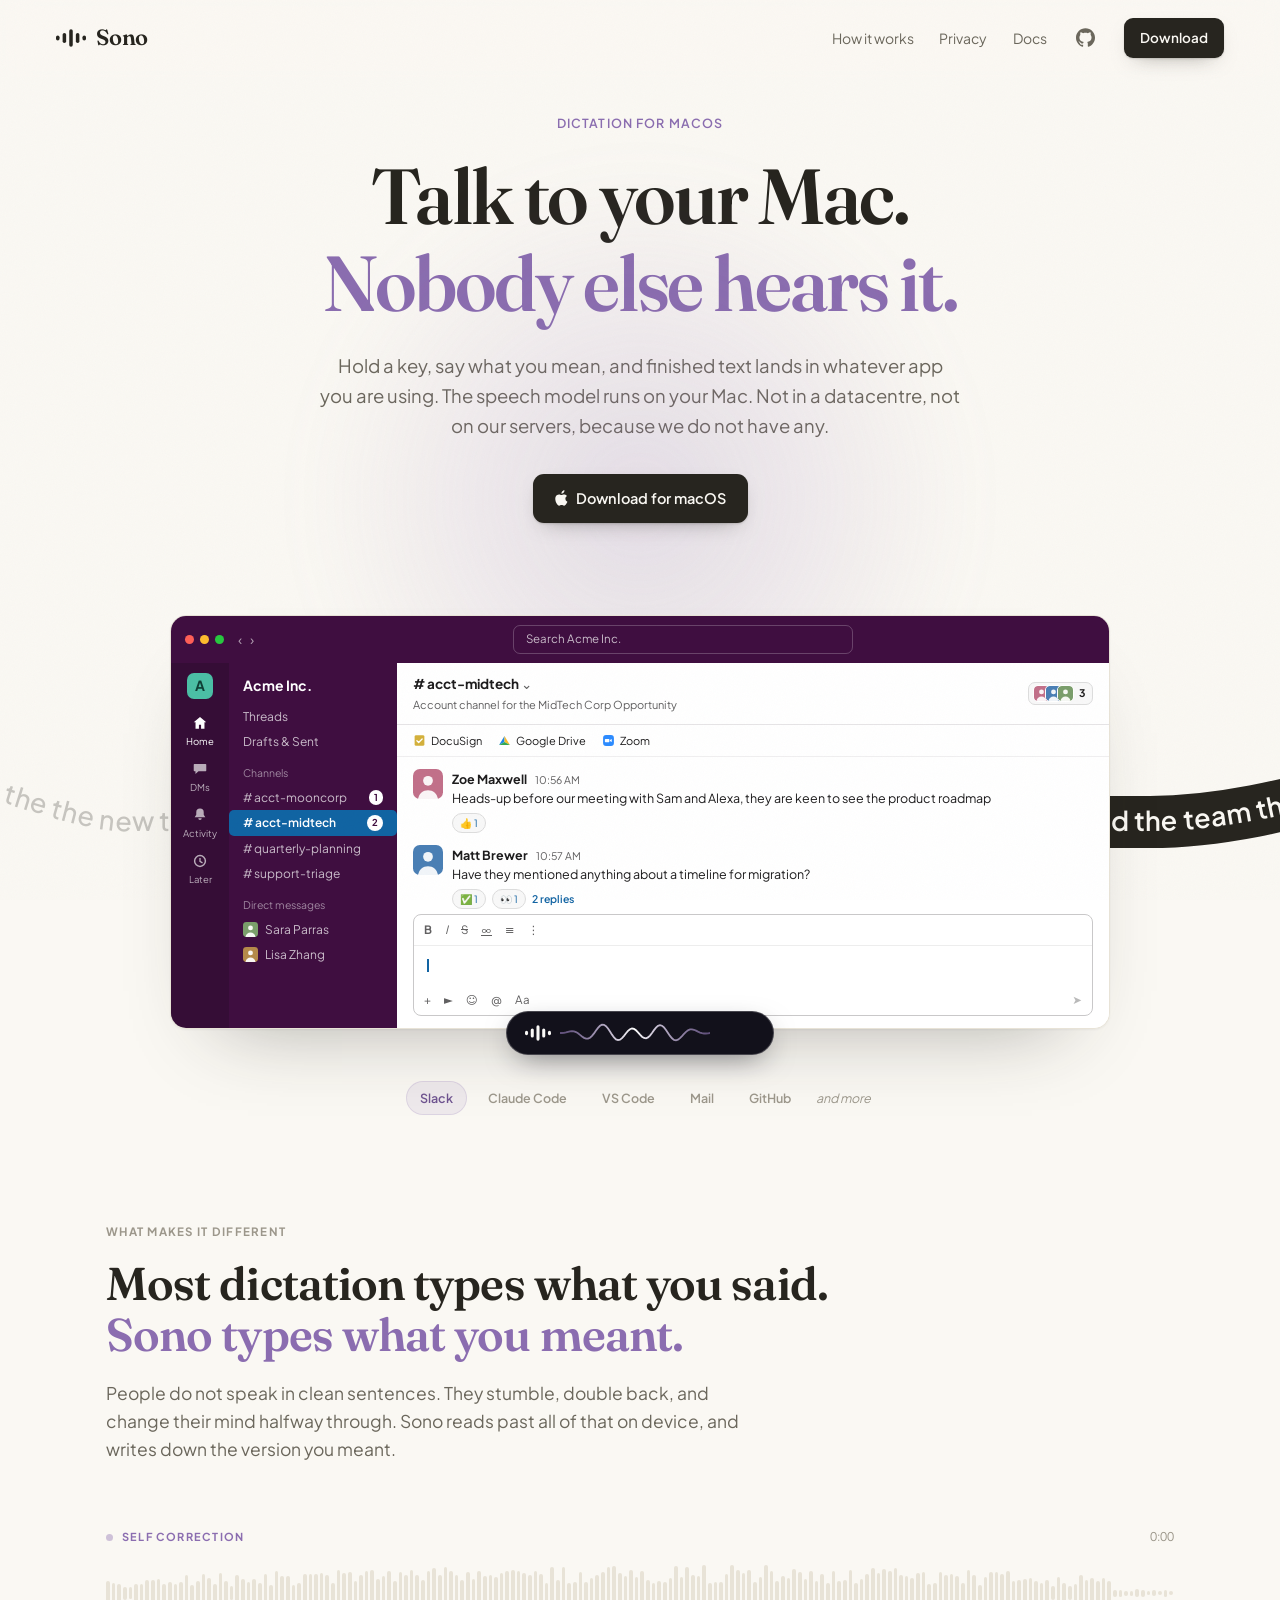
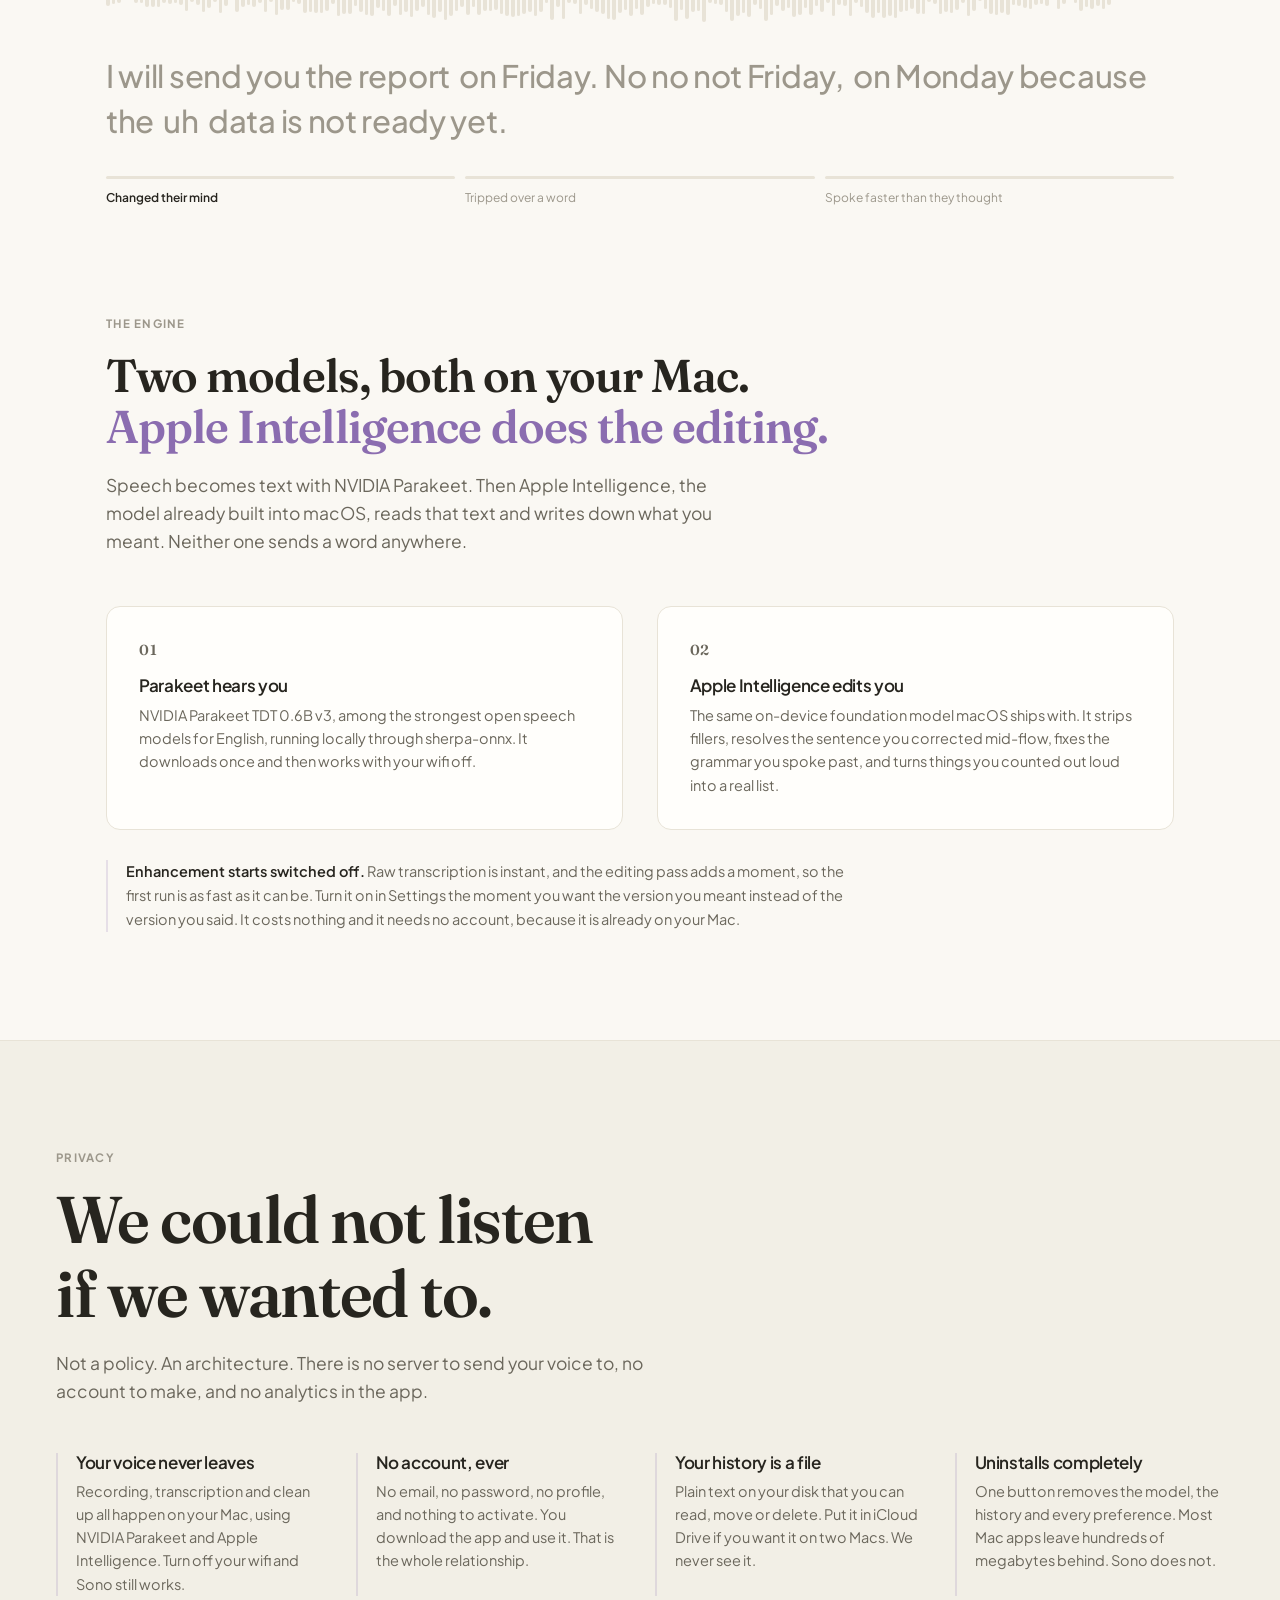
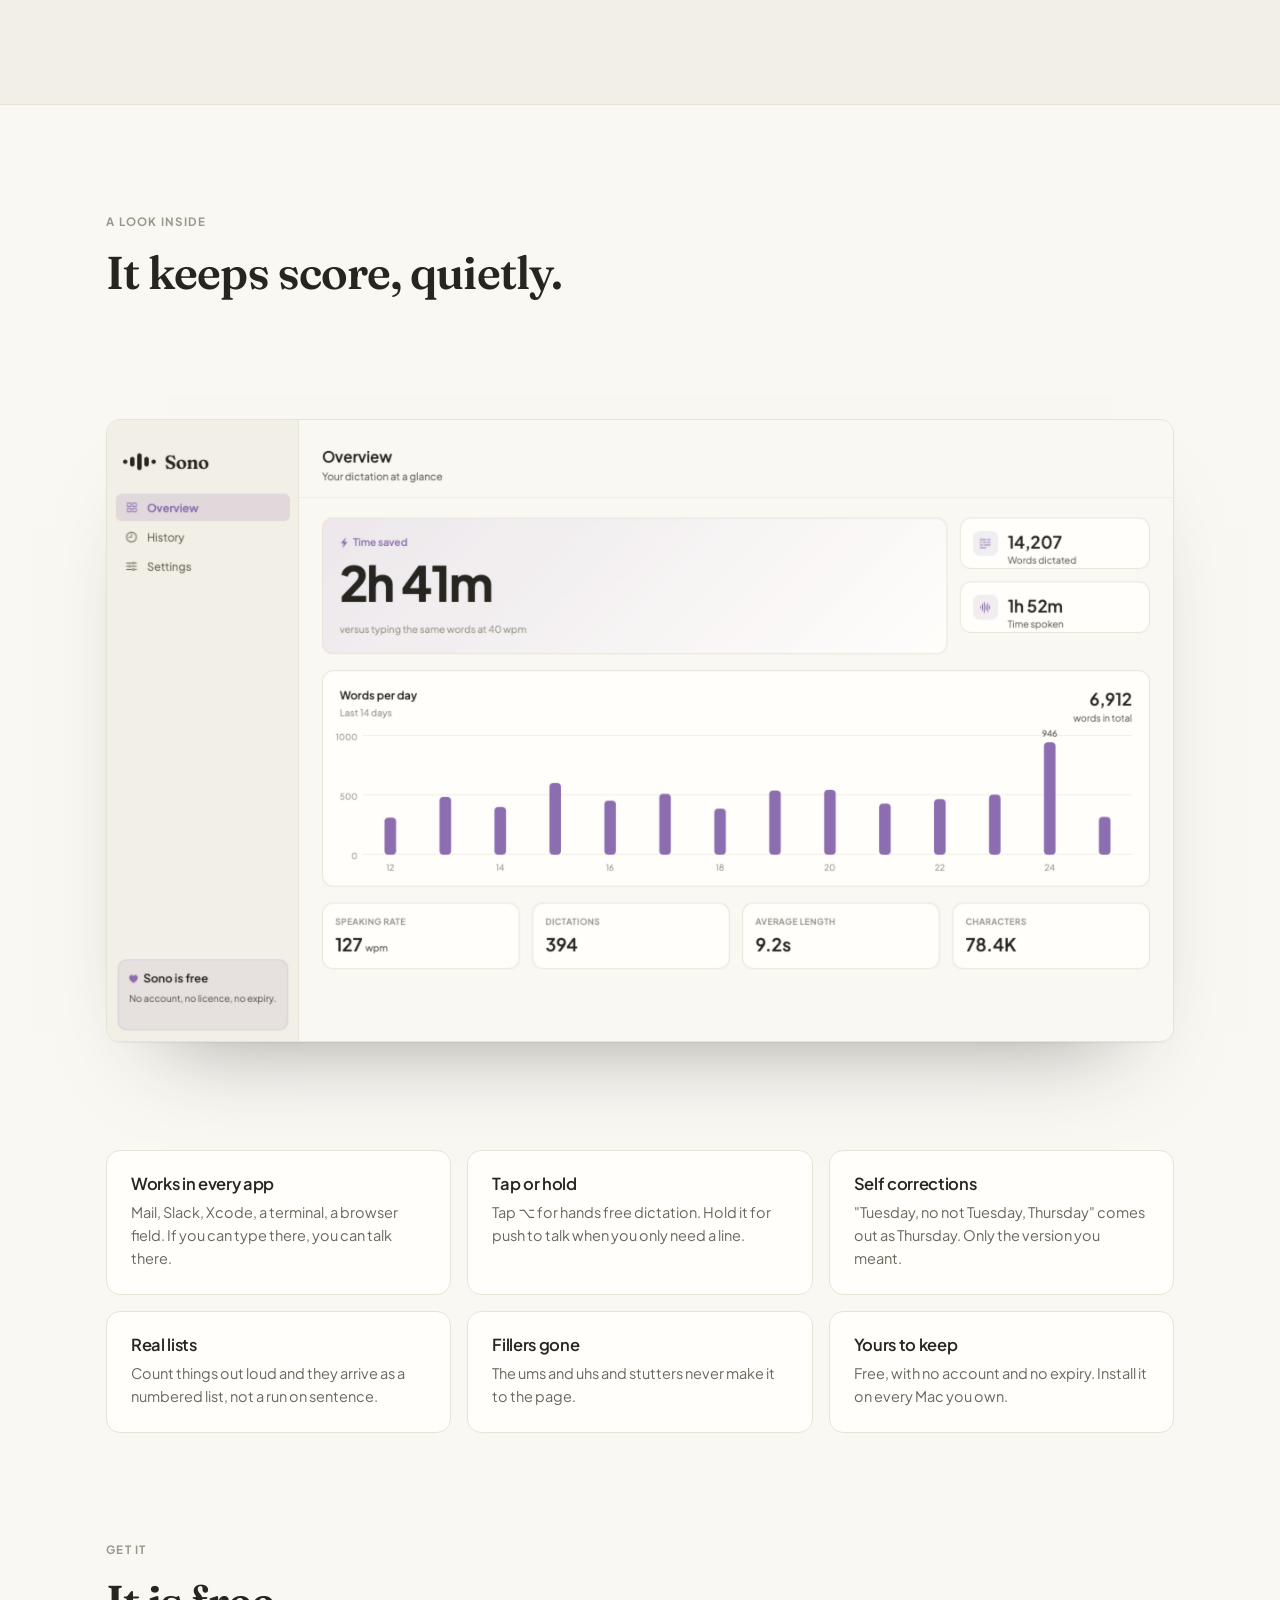
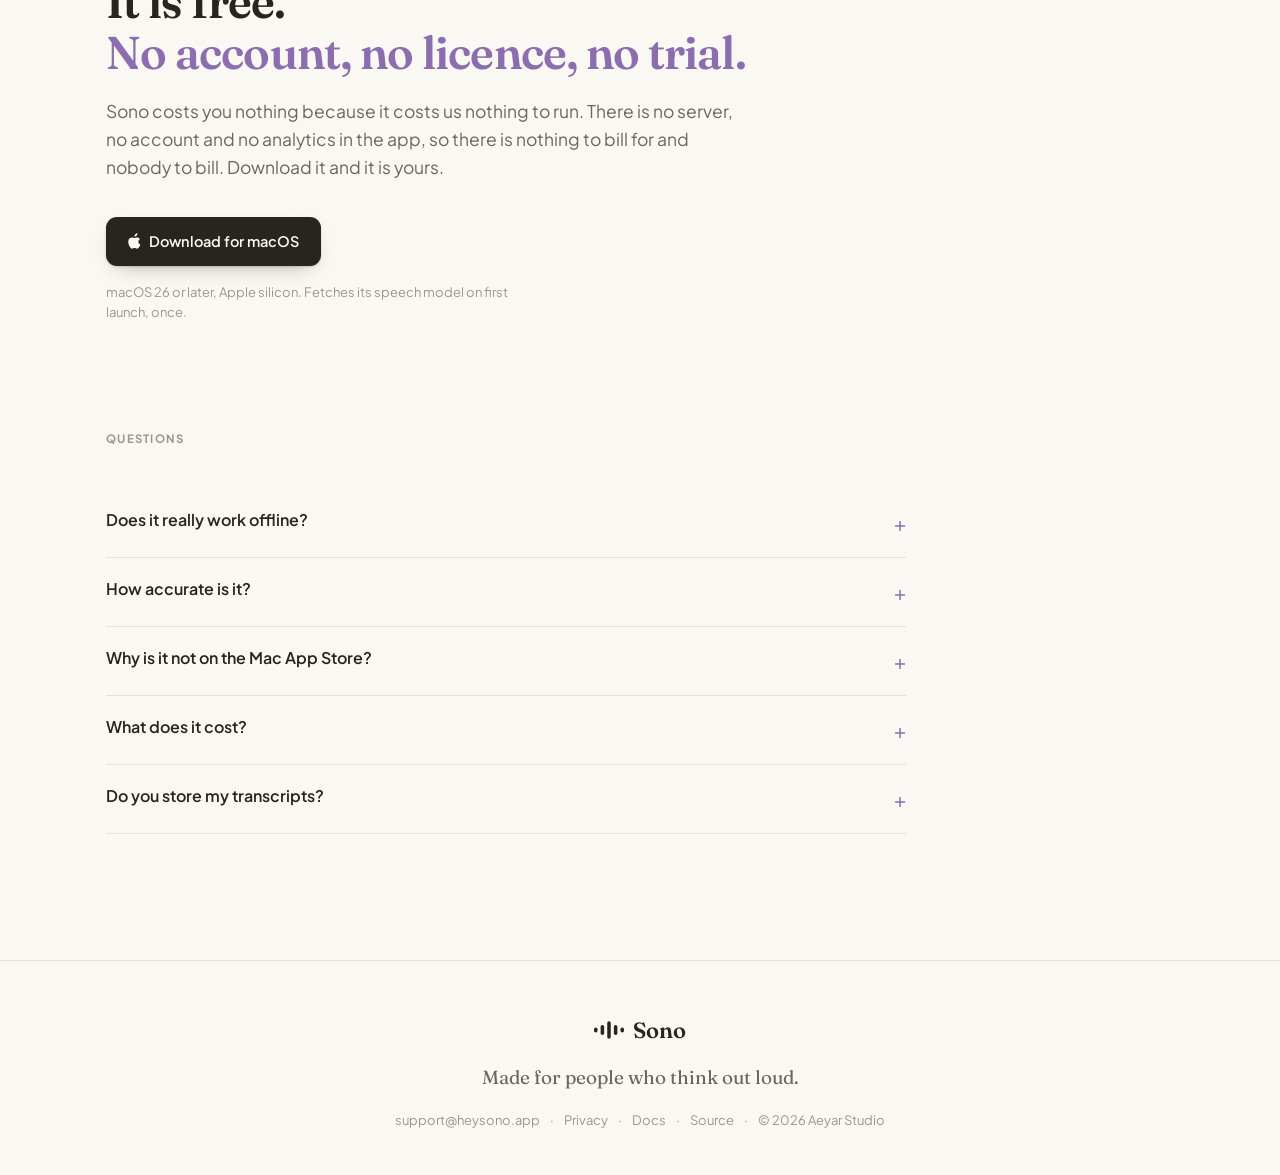
<file: Web/index.html>
<!doctype html>
<html lang="en">
<head>
<meta charset="utf-8" />
<meta name="viewport" content="width=device-width, initial-scale=1" />
<title>Sono · Dictation that stays on your Mac</title>
<meta name="description" content="Speak anywhere on your Mac and get finished text. Fillers gone, grammar fixed, spoken lists turned into real lists. Nothing is uploaded. Free." />
<link rel="stylesheet" href="css/style.css" />
<link rel="icon" href="img/favicon.svg" type="image/svg+xml" />
<meta property="og:title" content="Sono" />
<meta property="og:description" content="Dictation that stays on your Mac. Free." />
</head>
<body>

<!-- Paper grain. A flat cream fill reads digital; a little tooth reads made. -->
<svg class="grain" aria-hidden="true"><filter id="g"><feTurbulence type="fractalNoise" baseFrequency="0.9" numOctaves="3" /></filter><rect width="100%" height="100%" filter="url(#g)" /></svg>

<header class="nav">
  <a class="brand" href="#top" aria-label="Sono home">
    <svg class="mark" viewBox="0 0 34 20" aria-hidden="true">
      <rect x="0"  y="7.2" width="4" height="5.6" rx="2" />
      <rect x="7.5" y="4.2" width="4" height="11.6" rx="2" />
      <rect x="15" y="0"   width="4" height="20"   rx="2" />
      <rect x="22.5" y="4.2" width="4" height="11.6" rx="2" />
      <rect x="30" y="7.2" width="4" height="5.6" rx="2" />
    </svg>
    <span class="wordmark">Sono</span>
  </a>
  <nav class="nav-links">
    <a href="#how">How it works</a>
    <a href="#privacy">Privacy</a>
    <a href="/docs">Docs</a>
    <!-- Icon only, so it survives the 720px rule that drops the text links.
         Icon-only links need an accessible name; the title is for the tooltip,
         the aria-label is what a screen reader announces. -->
    <a class="nav-icon" href="https://github.com/aeyar-studio/sono"
       target="_blank" rel="noopener" aria-label="Sono on GitHub" title="Source on GitHub">
      <svg viewBox="0 0 24 24" aria-hidden="true" focusable="false">
        <path fill="currentColor" d="M12 .297c-6.63 0-12 5.373-12 12 0 5.303 3.438 9.8 8.205 11.385.6.113.82-.258.82-.577 0-.285-.01-1.04-.015-2.04-3.338.724-4.042-1.61-4.042-1.61C4.422 18.07 3.633 17.7 3.633 17.7c-1.087-.744.084-.729.084-.729 1.205.084 1.838 1.236 1.838 1.236 1.07 1.835 2.809 1.305 3.495.998.108-.776.417-1.305.76-1.605-2.665-.3-5.466-1.332-5.466-5.93 0-1.31.465-2.38 1.235-3.22-.135-.303-.54-1.523.105-3.176 0 0 1.005-.322 3.3 1.23.96-.267 1.98-.399 3-.405 1.02.006 2.04.138 3 .405 2.28-1.552 3.285-1.23 3.285-1.23.645 1.653.24 2.873.12 3.176.765.84 1.23 1.91 1.23 3.22 0 4.61-2.805 5.625-5.475 5.92.42.36.81 1.096.81 2.22 0 1.606-.015 2.896-.015 3.286 0 .315.21.69.825.57C20.565 22.092 24 17.592 24 12.297c0-6.627-5.373-12-12-12" />
      </svg>
    </a>
    <a class="btn btn-solid btn-sm" href="/releases/Sono-1.3.dmg" download>Download</a>
  </nav>
</header>

<main id="top">

  <!-- ─────────────────────────────── hero -->
  <section class="hero">
    <div class="hero-glow" aria-hidden="true"></div>
    <p class="eyebrow reveal">Dictation for macOS</p>
    <h1 class="reveal">
      <span class="line">Talk to your Mac.</span>
      <span class="line accent-text">Nobody else hears it.</span>
    </h1>
    <p class="lede reveal">
      Hold a key, say what you mean, and finished text lands in whatever app you
      are using. The speech model runs on your Mac. Not in a datacentre, not on
      our servers, because we do not have any.
    </p>

    <div class="cta reveal">
      <a class="btn btn-solid" href="/releases/Sono-1.3.dmg" download>
        <!-- viewBox cropped to the mark's own ink, so it fills the box it is
             given instead of floating in 24x24 of padding. -->
        <svg class="btn-apple" viewBox="5.2 2.6 14.5 18.3" aria-hidden="true">
          <path d="M17.05 12.54c-.02-2.14 1.75-3.17 1.83-3.22-1-1.46-2.55-1.66-3.1-1.68-1.32-.13-2.58.77-3.25.77-.68 0-1.71-.75-2.81-.73-1.45.02-2.78.84-3.52 2.13-1.5 2.6-.38 6.45 1.08 8.56.72 1.03 1.57 2.18 2.69 2.14 1.08-.04 1.49-.7 2.79-.7 1.3 0 1.67.7 2.8.68 1.16-.02 1.9-1.05 2.61-2.09.82-1.19 1.16-2.34 1.18-2.4-.03-.01-2.26-.87-2.28-3.45z" />
          <path d="M15.16 5.6c.59-.72.99-1.72.88-2.72-.86.03-1.9.57-2.51 1.29-.55.63-1.02 1.65-.89 2.62.96.08 1.93-.48 2.52-1.19z" />
        </svg>
        Download for macOS
      </a>
    </div>

    <!-- The island, animating through its real states, into a different app each
         pass. This is the product's UI, not a stock illustration. Scene markup
         lives in js/site.js so the six apps stay next to their copy. -->
    <div class="stage reveal" aria-hidden="true">
      <!-- The stream, running behind the window. Loose grey speech goes in the
           left side, the set black ribbon comes out the right: the app window
           itself is the aperture, so there is no separate pill to explain.

           Fixed 1900px wide against a 1900-unit viewBox, so one unit is one
           pixel. The middle of the path is flat, so both cut edges are vertical.

           The cuts are at 880 and 1020, and they are constants rather than
           measured, because the window is always centred and never wider than
           940px, so it spans at least 783 to 1117 at any viewport. Anything cut
           between those is behind the window at every width. Deriving them from
           a measured rect needed an observer, and a stale or missed measurement
           put the cut *outside* the window, which is what showed the ribbon's
           blunt start in the first place. -->
      <svg class="stream-svg" viewBox="0 0 1900 300">
        <defs>
          <path id="stream-path" d="M -120 62 C 250 62 340 150 440 150 L 1460 150 C 1620 150 1760 62 2020 62" />
          <clipPath id="stream-before"><rect x="-600" y="-80" width="1480" height="460" /></clipPath>
          <clipPath id="stream-after"><rect x="1020" y="-80" width="1580" height="460" /></clipPath>
        </defs>

        <use href="#stream-path" class="stream-ribbon" clip-path="url(#stream-after)" />

        <!-- dy belongs on <text>, not on <textPath>: on the textPath it is
             ignored, which left the baseline sitting on the path and the type
             riding high in the ribbon. Here it offsets perpendicular to the
             curve, so the cap band straddles the path the whole way along. -->
        <text class="stream-raw" clip-path="url(#stream-before)" dy="0.34em">
          <textPath id="stream-raw-tp" href="#stream-path"></textPath>
        </text>
        <text class="stream-clean" clip-path="url(#stream-after)" dy="0.34em">
          <textPath id="stream-clean-tp" href="#stream-path"></textPath>
        </text>
      </svg>

      <div class="fake-window" id="scene"></div>
      <div class="island" id="island">
        <svg class="island-mark" viewBox="0 0 34 20" aria-hidden="true">
          <rect x="0"  y="7.2" width="4" height="5.6" rx="2" />
          <rect x="7.5" y="4.2" width="4" height="11.6" rx="2" />
          <rect x="15" y="0"   width="4" height="20"   rx="2" />
          <rect x="22.5" y="4.2" width="4" height="11.6" rx="2" />
          <rect x="30" y="7.2" width="4" height="5.6" rx="2" />
        </svg>
        <canvas id="wave" width="240" height="40"></canvas>
        <span class="island-label" id="island-label">hold ⌥</span>
      </div>
    </div>

    <div class="scene-tabs reveal" id="scene-tabs" role="group" aria-label="Preview Sono in a different app"></div>
  </section>

  <!-- ─────────────────────────────── the differentiator -->
  <section class="section" id="how">
    <p class="kicker reveal">What makes it different</p>
    <h2 class="reveal">Most dictation types what you said.<br /><em>Sono types what you meant.</em></h2>
    <p class="section-lede reveal">
      People do not speak in clean sentences. They stumble, double back, and
      change their mind halfway through. Sono reads past all of that on device,
      and writes down the version you meant.
    </p>

    <!-- A listening pass, not a before/after table.
         Speech is sound over time, so this is built on a timeline: a real
         waveform with a playhead, and one transcript that Sono cleans up as the
         head sweeps across it. The whole spoken sentence is present from the
         start (nothing streams in, because nothing streams in the app either);
         what moves is the read position. Words behind the head are resolved,
         words ahead of it are still raw. Junk gets struck and lifted out as the
         head reaches it, so the correction is tied to a position in the audio
         rather than to a decorative timer.
         Built by js/site.js from UTTERANCES; markup here is just the shell. -->
    <div class="heard reveal">
      <div class="heard-head">
        <p class="heard-fix"><span class="heard-rec"></span><span id="heard-fix">Listening</span></p>
        <p class="heard-clock"><span id="heard-elapsed">0:00</span></p>
      </div>

      <div class="heard-wave" id="heard-wave" aria-hidden="true">
        <span class="heard-playhead" id="heard-playhead"></span>
      </div>

      <p class="heard-script" id="heard-script"></p>

      <div class="heard-steps" id="heard-steps" role="group" aria-label="Choose an example"></div>
    </div>
  </section>

  <!-- ─────────────────────────────── the engine
       Apple Intelligence was named only in passing, inside a privacy card and an
       FAQ answer, while the section above demonstrates what it does without ever
       saying what does it. This gives it a name and a switch. -->
  <section class="section" id="engine">
    <p class="kicker reveal">The engine</p>
    <h2 class="reveal">Two models, both on your Mac.<br /><em>Apple Intelligence does the editing.</em></h2>
    <p class="section-lede reveal">
      Speech becomes text with NVIDIA Parakeet. Then Apple Intelligence, the model
      already built into macOS, reads that text and writes down what you meant.
      Neither one sends a word anywhere.
    </p>

    <div class="engine-row reveal">
      <article class="engine-step">
        <p class="engine-num">01</p>
        <h3>Parakeet hears you</h3>
        <p>
          NVIDIA Parakeet TDT 0.6B v3, among the strongest open speech models for
          English, running locally through sherpa-onnx. It downloads once and then
          works with your wifi off.
        </p>
      </article>
      <article class="engine-step">
        <p class="engine-num">02</p>
        <h3>Apple Intelligence edits you</h3>
        <p>
          The same on-device foundation model macOS ships with. It strips fillers,
          resolves the sentence you corrected mid-flow, fixes the grammar you
          spoke past, and turns things you counted out loud into a real list.
        </p>
      </article>
    </div>

    <p class="engine-note reveal">
      <strong>Enhancement starts switched off.</strong> Raw transcription is
      instant, and the editing pass adds a moment, so the first run is as fast as
      it can be. Turn it on in Settings the moment you want the version you meant
      instead of the version you said. It costs nothing and it needs no account,
      because it is already on your Mac.
    </p>
  </section>

  <!-- ─────────────────────────────── privacy -->
  <section class="section band" id="privacy">
    <div class="band-inner">
    <p class="kicker reveal">Privacy</p>
    <!-- Not "we do not listen to you": that reads as "your feedback is unwelcome"
         to anyone who has not worked out yet that the subject is audio. Capability
         is also a stronger claim than intent, and it sets up the lede below. -->
    <h2 class="reveal big-claim">We could not listen<br />if we wanted to.</h2>
    <p class="section-lede reveal">
      Not a policy. An architecture. There is no server to send your voice to,
      no account to make, and no analytics in the app.
    </p>
    <ul class="facts">
      <li class="reveal">
        <h3>Your voice never leaves</h3>
        <p>Recording, transcription and clean up all happen on your Mac, using
           NVIDIA Parakeet and Apple Intelligence. Turn off your wifi and Sono
           still works.</p>
      </li>
      <li class="reveal">
        <h3>No account, ever</h3>
        <p>No email, no password, no profile, and nothing to activate. You
           download the app and use it. That is the whole relationship.</p>
      </li>
      <li class="reveal">
        <h3>Your history is a file</h3>
        <p>Plain text on your disk that you can read, move or delete. Put it in
           iCloud Drive if you want it on two Macs. We never see it.</p>
      </li>
      <li class="reveal">
        <h3>Uninstalls completely</h3>
        <p>One button removes the model, the history and every preference. Most
           Mac apps leave hundreds of megabytes behind. Sono does not.</p>
      </li>
    </ul>
    </div>
  </section>

  <!-- ─────────────────────────────── sneak peek -->
  <section class="section" id="peek">
    <p class="kicker reveal">A look inside</p>
    <h2 class="reveal">It keeps score, quietly.</h2>
    <p class="section-lede reveal">
      Every dictation is logged locally, so Sono can tell you how much typing you
      have skipped. Six accent themes, light and dark.
    </p>
    <figure class="shot reveal">
      <img src="img/dashboard.png" alt="Sono's dashboard showing time saved, words dictated and a chart of words per day" width="1200" height="700" loading="lazy" />
    </figure>
  </section>

  <!-- ─────────────────────────────── features -->
  <section class="section" id="features">
    <div class="grid">
      <article class="card reveal"><h3>Works in every app</h3><p>Mail, Slack, Xcode, a terminal, a browser field. If you can type there, you can talk there.</p></article>
      <article class="card reveal"><h3>Tap or hold</h3><p>Tap ⌥ for hands free dictation. Hold it for push to talk when you only need a line.</p></article>
      <article class="card reveal"><h3>Self corrections</h3><p>"Tuesday, no not Tuesday, Thursday" comes out as Thursday. Only the version you meant.</p></article>
      <article class="card reveal"><h3>Real lists</h3><p>Count things out loud and they arrive as a numbered list, not a run on sentence.</p></article>
      <article class="card reveal"><h3>Fillers gone</h3><p>The ums and uhs and stutters never make it to the page.</p></article>
      <article class="card reveal"><h3>Yours to keep</h3><p>Free, with no account and no expiry. Install it on every Mac you own.</p></article>
    </div>
  </section>

  <!-- ─────────────────────────────── download
       Was the pricing section. Keeps id="download" so the section is still
       linkable; the buttons themselves now hit the DMG in R2 directly. -->
  <section class="section" id="download">
    <p class="kicker reveal">Get it</p>
    <h2 class="reveal">It is free.<br /><em>No account, no licence, no trial.</em></h2>
    <p class="section-lede reveal">
      Sono costs you nothing because it costs us nothing to run. There is no
      server, no account and no analytics in the app, so there is nothing to
      bill for and nobody to bill. Download it and it is yours.
    </p>
    <div class="get reveal">
      <a class="btn btn-solid" href="/releases/Sono-1.3.dmg" download>
        <svg class="btn-apple" viewBox="5.2 2.6 14.5 18.3" aria-hidden="true">
          <path d="M17.05 12.54c-.02-2.14 1.75-3.17 1.83-3.22-1-1.46-2.55-1.66-3.1-1.68-1.32-.13-2.58.77-3.25.77-.68 0-1.71-.75-2.81-.73-1.45.02-2.78.84-3.52 2.13-1.5 2.6-.38 6.45 1.08 8.56.72 1.03 1.57 2.18 2.69 2.14 1.08-.04 1.49-.7 2.79-.7 1.3 0 1.67.7 2.8.68 1.16-.02 1.9-1.05 2.61-2.09.82-1.19 1.16-2.34 1.18-2.4-.03-.01-2.26-.87-2.28-3.45z" />
          <path d="M15.16 5.6c.59-.72.99-1.72.88-2.72-.86.03-1.9.57-2.51 1.29-.55.63-1.02 1.65-.89 2.62.96.08 1.93-.48 2.52-1.19z" />
        </svg>
        Download for macOS
      </a>
      <!-- No app size. It changes every release and nobody decides on it. The
           model download stays, because that one is a wait worth warning about. -->
      <p class="get-note">
        macOS 26 or later, Apple silicon. Fetches its speech model on first
        launch, once.
      </p>
    </div>
  </section>

  <!-- ─────────────────────────────── faq -->
  <section class="section" id="faq">
    <p class="kicker reveal">Questions</p>
    <div class="faq reveal">
      <details><summary>Does it really work offline?</summary><p>Yes. Sono downloads its speech model once, then transcribes with no network at all. It reaches the internet for exactly one thing: a daily look for a new version, which you can turn off, and which carries nothing about your text.</p></details>
      <details><summary>How accurate is it?</summary><p>It runs NVIDIA Parakeet TDT 0.6B v3, currently among the strongest open speech models for English, then Apple Intelligence tidies the result. Accuracy is comparable to the cloud services, without the cloud.</p></details>
      <details><summary>Why is it not on the Mac App Store?</summary><p>Pasting into other apps needs Accessibility access, which App Store rules do not permit. Sono is signed and notarised by Apple, so macOS trusts it, and it updates itself.</p></details>
      <details><summary>What does it cost?</summary><p>Nothing. There is no paid tier, no trial limit and no account. Sono runs entirely on your Mac, so it costs us nothing to run and there is nothing for us to charge you for.</p></details>
      <details><summary>Do you store my transcripts?</summary><p>We cannot. They are a file on your disk. There is no server, no bucket and no database on our side.</p></details>
    </div>
  </section>
</main>

<footer class="foot">
  <div class="foot-brand">
    <svg class="mark" viewBox="0 0 34 20" aria-hidden="true">
      <rect x="0"  y="7.2" width="4" height="5.6" rx="2" />
      <rect x="7.5" y="4.2" width="4" height="11.6" rx="2" />
      <rect x="15" y="0"   width="4" height="20"   rx="2" />
      <rect x="22.5" y="4.2" width="4" height="11.6" rx="2" />
      <rect x="30" y="7.2" width="4" height="5.6" rx="2" />
    </svg>
    <span class="wordmark">Sono</span>
  </div>
  <p class="foot-line">Made for people who think out loud.</p>
  <p class="foot-meta">
    <a href="mailto:support@heysono.app">support@heysono.app</a>
    <span aria-hidden="true">·</span>
    <a href="#privacy">Privacy</a>
    <span aria-hidden="true">·</span>
    <a href="/docs">Docs</a>
    <span aria-hidden="true">·</span>
    <a href="https://github.com/aeyar-studio/sono" target="_blank" rel="noopener">Source</a>
    <span aria-hidden="true">·</span>
    <span>&copy; 2026 Aeyar Studio</span>
  </p>
</footer>

<script src="js/site.js"></script>
</body>
</html>
</file>
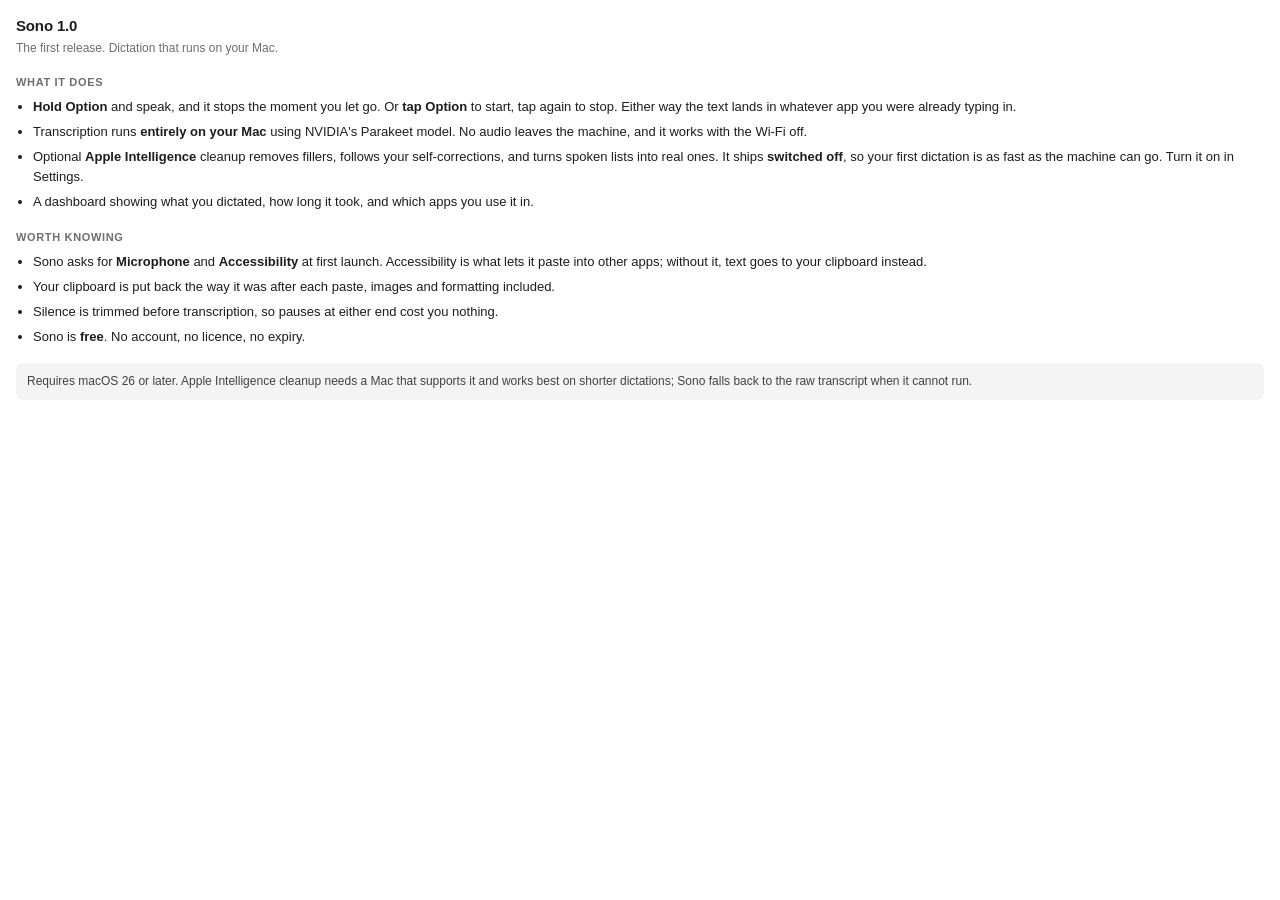
<file: releases/notes-1.0.html>
<!doctype html>
<meta charset="utf-8">
<title>Sono 1.0</title>
<!--
  Shown inside Sparkle's update dialog, which is a narrow, offline WebView.
  Everything is inline and the font stack is the system one: no network, no
  webfonts, no external stylesheet. Keep it that way or the panel renders blank.
-->
<style>
  :root { color-scheme: light dark; }
  body {
    font: 13px/1.55 -apple-system, BlinkMacSystemFont, "SF Pro Text", sans-serif;
    margin: 0; padding: 14px 16px 18px;
    color: #1d1d1f; background: transparent;
  }
  h1 { font-size: 15px; margin: 0 0 2px; letter-spacing: -0.01em; }
  .sub { color: #6e6e73; margin: 0 0 14px; font-size: 12px; }
  h2 {
    font-size: 11px; text-transform: uppercase; letter-spacing: 0.06em;
    color: #6e6e73; margin: 16px 0 6px; font-weight: 600;
  }
  ul { margin: 0; padding-left: 17px; }
  li { margin: 0 0 5px; }
  b { font-weight: 600; }
  .note {
    margin: 16px 0 0; padding: 9px 11px; border-radius: 7px;
    background: rgba(0,0,0,0.045); color: #424245; font-size: 12px;
  }
  @media (prefers-color-scheme: dark) {
    body { color: #f5f5f7; }
    .sub, h2 { color: #98989d; }
    .note { background: rgba(255,255,255,0.07); color: #c7c7cc; }
  }
</style>

<h1>Sono 1.0</h1>
<p class="sub">The first release. Dictation that runs on your Mac.</p>

<h2>What it does</h2>
<ul>
  <li><b>Hold Option</b> and speak, and it stops the moment you let go. Or <b>tap Option</b> to start, tap again to stop. Either way the text lands in whatever app you were already typing in.</li>
  <li>Transcription runs <b>entirely on your Mac</b> using NVIDIA's Parakeet model. No audio leaves the machine, and it works with the Wi-Fi off.</li>
  <li>Optional <b>Apple Intelligence</b> cleanup removes fillers, follows your self-corrections, and turns spoken lists into real ones. It ships <b>switched off</b>, so your first dictation is as fast as the machine can go. Turn it on in Settings.</li>
  <li>A dashboard showing what you dictated, how long it took, and which apps you use it in.</li>
</ul>

<h2>Worth knowing</h2>
<ul>
  <li>Sono asks for <b>Microphone</b> and <b>Accessibility</b> at first launch. Accessibility is what lets it paste into other apps; without it, text goes to your clipboard instead.</li>
  <li>Your clipboard is put back the way it was after each paste, images and formatting included.</li>
  <li>Silence is trimmed before transcription, so pauses at either end cost you nothing.</li>
  <li>Sono is <b>free</b>. No account, no licence, no expiry.</li>
</ul>

<p class="note">
  Requires macOS 26 or later. Apple Intelligence cleanup needs a Mac that supports it and works
  best on shorter dictations; Sono falls back to the raw transcript when it cannot run.
</p>
</file>
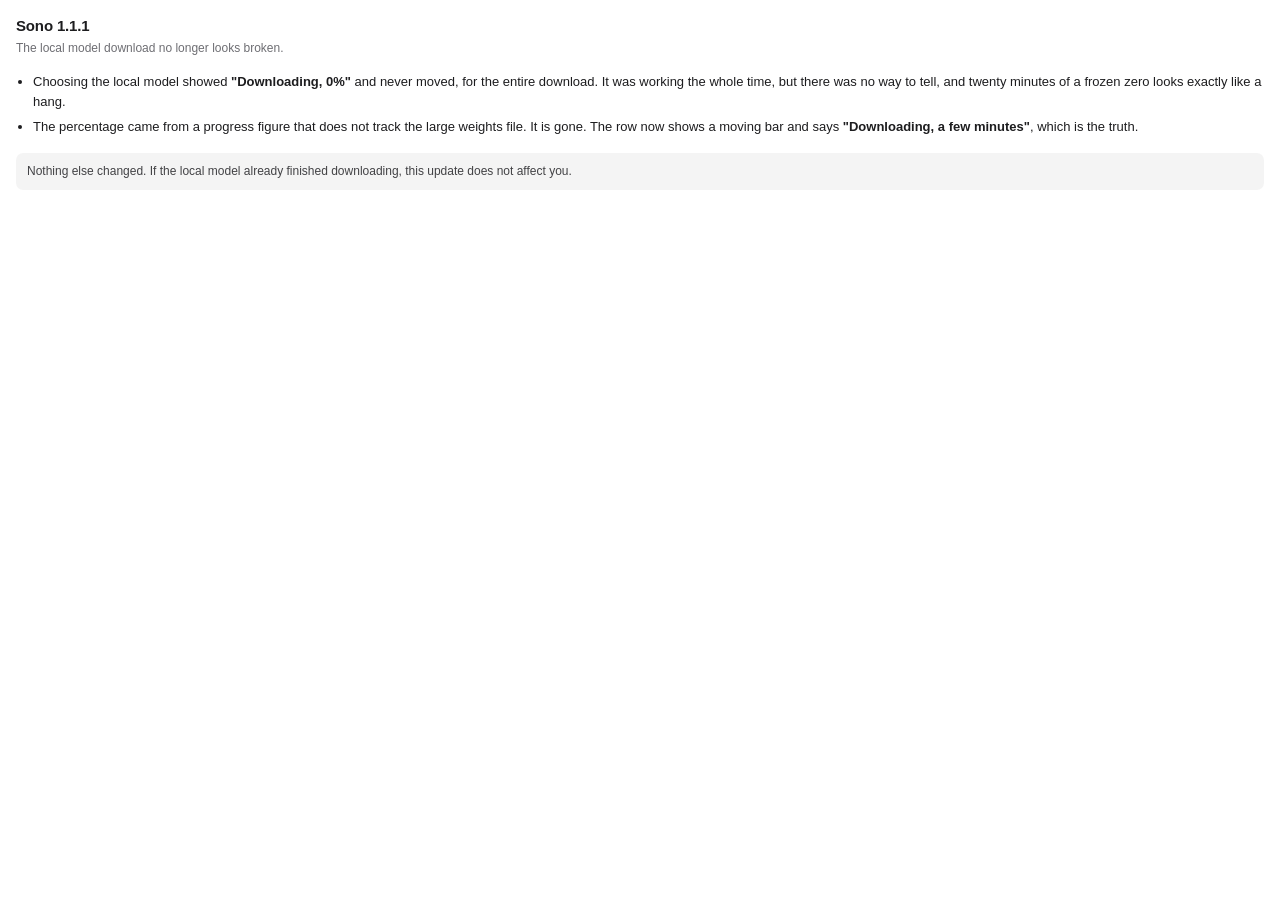
<file: releases/notes-1.1.1.html>
<!doctype html>
<meta charset="utf-8">
<title>Sono 1.1.1</title>
<style>
  :root { color-scheme: light dark; }
  body {
    font: 13px/1.55 -apple-system, BlinkMacSystemFont, "SF Pro Text", sans-serif;
    margin: 0; padding: 14px 16px 18px;
    color: #1d1d1f; background: transparent;
  }
  h1 { font-size: 15px; margin: 0 0 2px; letter-spacing: -0.01em; }
  .sub { color: #6e6e73; margin: 0 0 14px; font-size: 12px; }
  ul { margin: 0; padding-left: 17px; }
  li { margin: 0 0 5px; }
  b { font-weight: 600; }
  .note {
    margin: 16px 0 0; padding: 9px 11px; border-radius: 7px;
    background: rgba(0,0,0,0.045); color: #424245; font-size: 12px;
  }
  @media (prefers-color-scheme: dark) {
    body { color: #f5f5f7; }
    .sub { color: #98989d; }
    .note { background: rgba(255,255,255,0.07); color: #c7c7cc; }
  }
</style>

<h1>Sono 1.1.1</h1>
<p class="sub">The local model download no longer looks broken.</p>

<ul>
  <li>Choosing the local model showed <b>"Downloading, 0%"</b> and never moved, for
    the entire download. It was working the whole time, but there was no way to
    tell, and twenty minutes of a frozen zero looks exactly like a hang.</li>
  <li>The percentage came from a progress figure that does not track the large
    weights file. It is gone. The row now shows a moving bar and says
    <b>"Downloading, a few minutes"</b>, which is the truth.</li>
</ul>

<p class="note">
  Nothing else changed. If the local model already finished downloading, this
  update does not affect you.
</p>
</file>
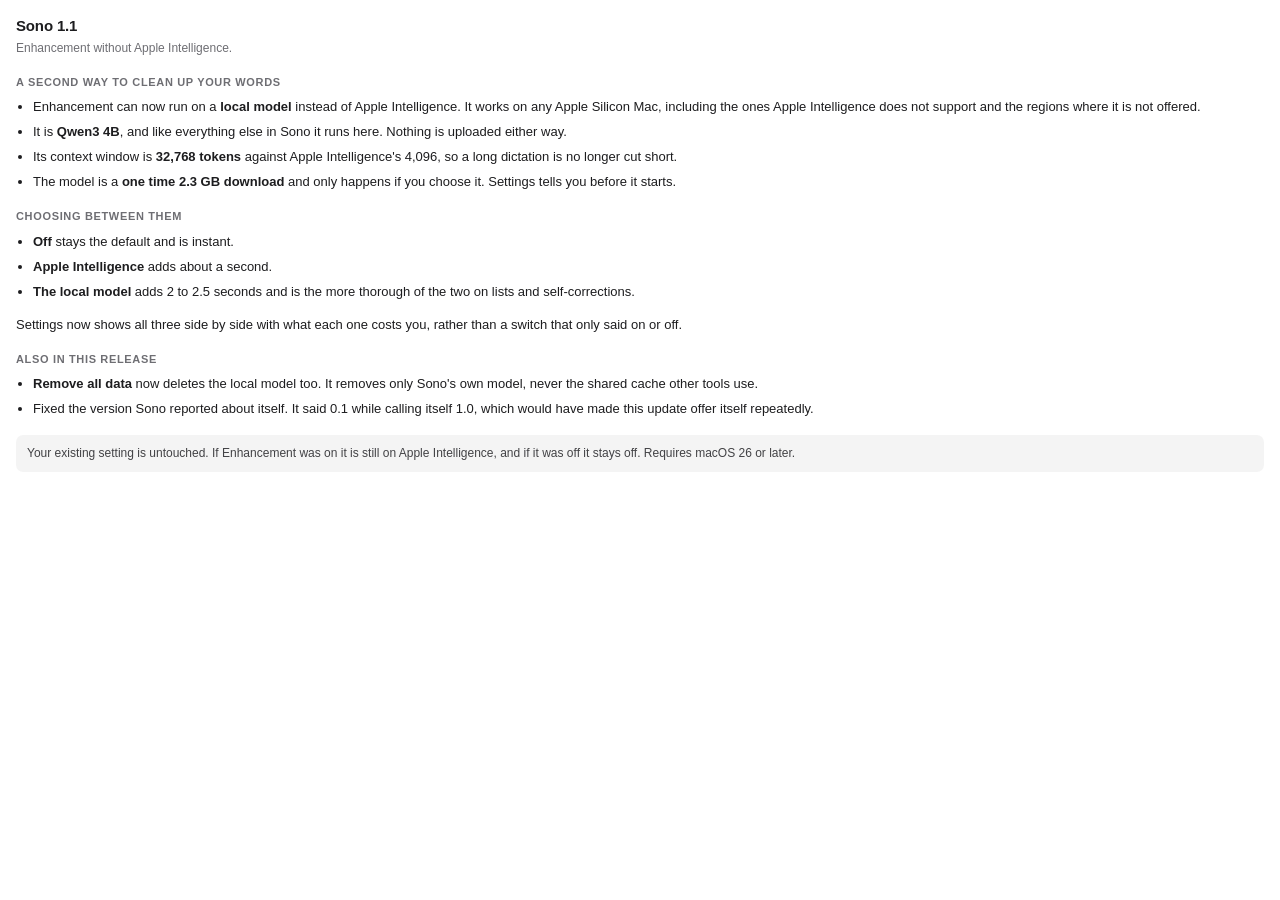
<file: releases/notes-1.1.html>
<!doctype html>
<meta charset="utf-8">
<title>Sono 1.1</title>
<!--
  Shown inside Sparkle's update dialog: a narrow, offline WebView. Everything is
  inline and the font stack is the system one. No network, no webfonts.
-->
<style>
  :root { color-scheme: light dark; }
  body {
    font: 13px/1.55 -apple-system, BlinkMacSystemFont, "SF Pro Text", sans-serif;
    margin: 0; padding: 14px 16px 18px;
    color: #1d1d1f; background: transparent;
  }
  h1 { font-size: 15px; margin: 0 0 2px; letter-spacing: -0.01em; }
  .sub { color: #6e6e73; margin: 0 0 14px; font-size: 12px; }
  h2 {
    font-size: 11px; text-transform: uppercase; letter-spacing: 0.06em;
    color: #6e6e73; margin: 16px 0 6px; font-weight: 600;
  }
  ul { margin: 0; padding-left: 17px; }
  li { margin: 0 0 5px; }
  b { font-weight: 600; }
  .note {
    margin: 16px 0 0; padding: 9px 11px; border-radius: 7px;
    background: rgba(0,0,0,0.045); color: #424245; font-size: 12px;
  }
  @media (prefers-color-scheme: dark) {
    body { color: #f5f5f7; }
    .sub, h2 { color: #98989d; }
    .note { background: rgba(255,255,255,0.07); color: #c7c7cc; }
  }
</style>

<h1>Sono 1.1</h1>
<p class="sub">Enhancement without Apple Intelligence.</p>

<h2>A second way to clean up your words</h2>
<ul>
  <li>Enhancement can now run on a <b>local model</b> instead of Apple Intelligence.
    It works on any Apple Silicon Mac, including the ones Apple Intelligence does
    not support and the regions where it is not offered.</li>
  <li>It is <b>Qwen3 4B</b>, and like everything else in Sono it runs here. Nothing
    is uploaded either way.</li>
  <li>Its context window is <b>32,768 tokens</b> against Apple Intelligence's 4,096,
    so a long dictation is no longer cut short.</li>
  <li>The model is a <b>one time 2.3 GB download</b> and only happens if you choose
    it. Settings tells you before it starts.</li>
</ul>

<h2>Choosing between them</h2>
<ul>
  <li><b>Off</b> stays the default and is instant.</li>
  <li><b>Apple Intelligence</b> adds about a second.</li>
  <li><b>The local model</b> adds 2 to 2.5 seconds and is the more thorough of the
    two on lists and self-corrections.</li>
</ul>
<p>Settings now shows all three side by side with what each one costs you, rather
  than a switch that only said on or off.</p>

<h2>Also in this release</h2>
<ul>
  <li><b>Remove all data</b> now deletes the local model too. It removes only Sono's
    own model, never the shared cache other tools use.</li>
  <li>Fixed the version Sono reported about itself. It said 0.1 while calling itself
    1.0, which would have made this update offer itself repeatedly.</li>
</ul>

<p class="note">
  Your existing setting is untouched. If Enhancement was on it is still on Apple
  Intelligence, and if it was off it stays off. Requires macOS 26 or later.
</p>
</file>
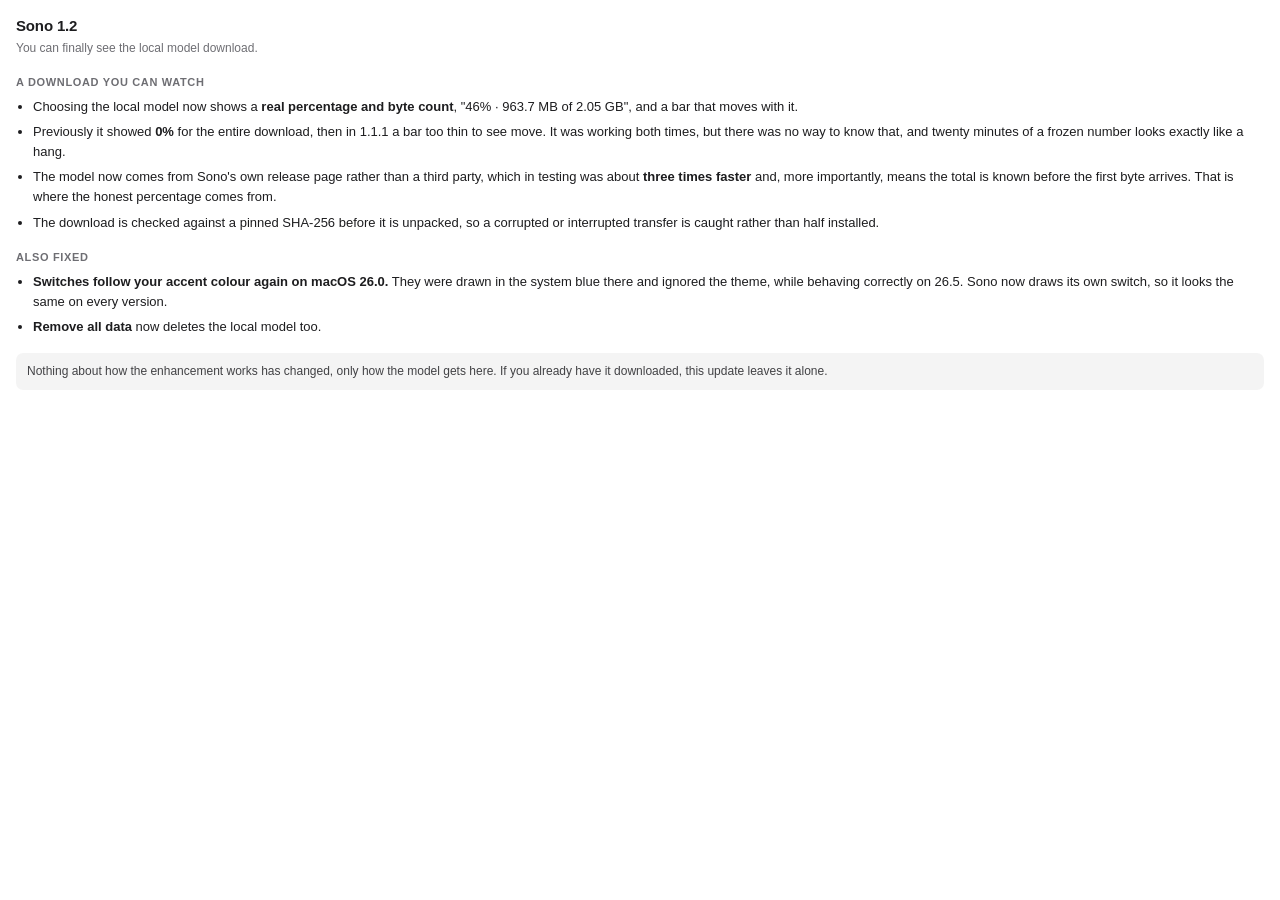
<file: releases/notes-1.2.html>
<!doctype html>
<meta charset="utf-8">
<title>Sono 1.2</title>
<style>
  :root { color-scheme: light dark; }
  body {
    font: 13px/1.55 -apple-system, BlinkMacSystemFont, "SF Pro Text", sans-serif;
    margin: 0; padding: 14px 16px 18px;
    color: #1d1d1f; background: transparent;
  }
  h1 { font-size: 15px; margin: 0 0 2px; letter-spacing: -0.01em; }
  .sub { color: #6e6e73; margin: 0 0 14px; font-size: 12px; }
  h2 {
    font-size: 11px; text-transform: uppercase; letter-spacing: 0.06em;
    color: #6e6e73; margin: 16px 0 6px; font-weight: 600;
  }
  ul { margin: 0; padding-left: 17px; }
  li { margin: 0 0 5px; }
  b { font-weight: 600; }
  .note {
    margin: 16px 0 0; padding: 9px 11px; border-radius: 7px;
    background: rgba(0,0,0,0.045); color: #424245; font-size: 12px;
  }
  @media (prefers-color-scheme: dark) {
    body { color: #f5f5f7; }
    .sub, h2 { color: #98989d; }
    .note { background: rgba(255,255,255,0.07); color: #c7c7cc; }
  }
</style>

<h1>Sono 1.2</h1>
<p class="sub">You can finally see the local model download.</p>

<h2>A download you can watch</h2>
<ul>
  <li>Choosing the local model now shows a <b>real percentage and byte count</b>,
    "46% · 963.7 MB of 2.05 GB", and a bar that moves with it.</li>
  <li>Previously it showed <b>0%</b> for the entire download, then in 1.1.1 a bar
    too thin to see move. It was working both times, but there was no way to know
    that, and twenty minutes of a frozen number looks exactly like a hang.</li>
  <li>The model now comes from Sono's own release page rather than a third party,
    which in testing was about <b>three times faster</b> and, more importantly,
    means the total is known before the first byte arrives. That is where the
    honest percentage comes from.</li>
  <li>The download is checked against a pinned SHA-256 before it is unpacked, so a
    corrupted or interrupted transfer is caught rather than half installed.</li>
</ul>

<h2>Also fixed</h2>
<ul>
  <li><b>Switches follow your accent colour again on macOS 26.0.</b> They were
    drawn in the system blue there and ignored the theme, while behaving correctly
    on 26.5. Sono now draws its own switch, so it looks the same on every version.</li>
  <li><b>Remove all data</b> now deletes the local model too.</li>
</ul>

<p class="note">
  Nothing about how the enhancement works has changed, only how the model gets
  here. If you already have it downloaded, this update leaves it alone.
</p>
</file>
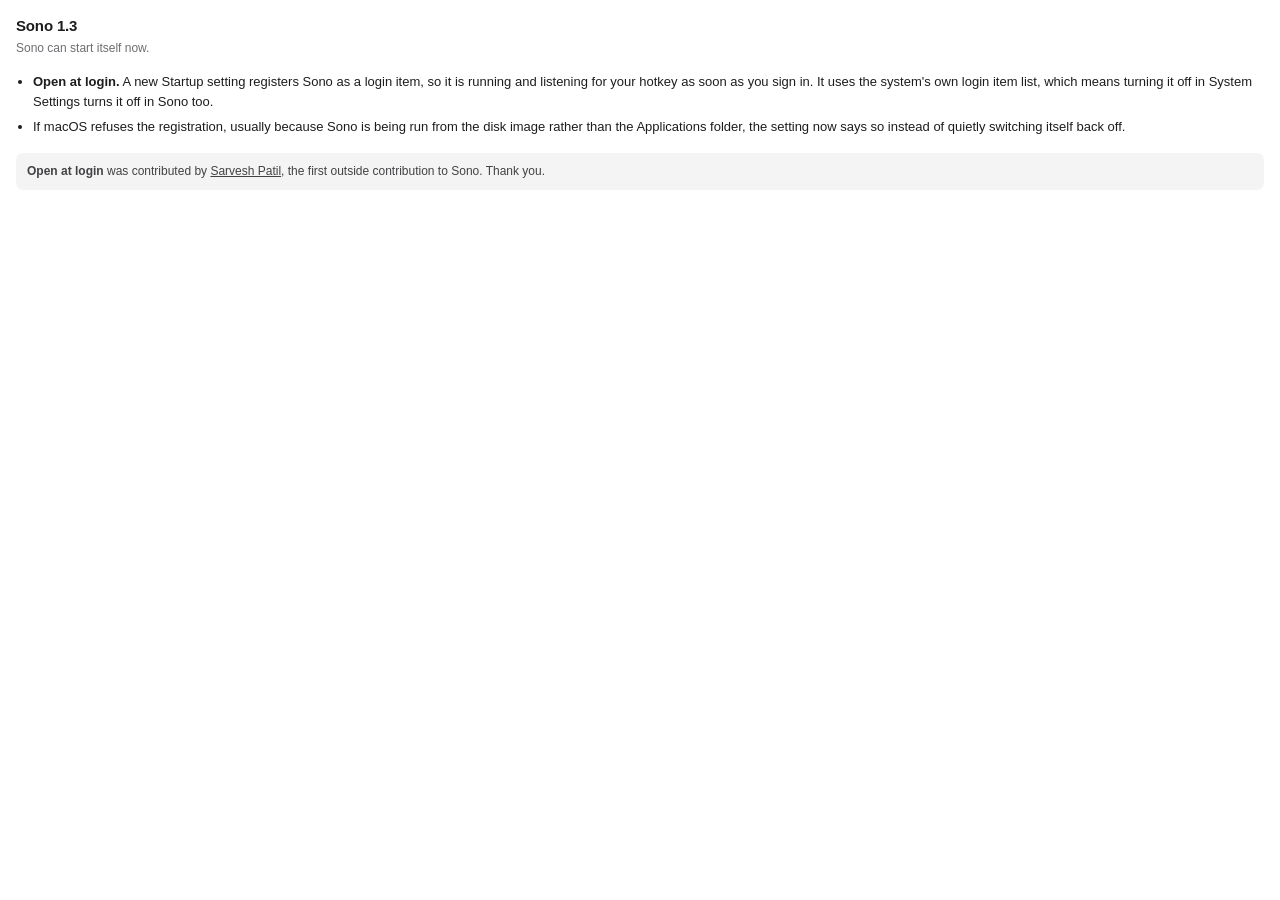
<file: releases/notes-1.3.html>
<!doctype html>
<meta charset="utf-8">
<title>Sono 1.3</title>
<style>
  :root { color-scheme: light dark; }
  body {
    font: 13px/1.55 -apple-system, BlinkMacSystemFont, "SF Pro Text", sans-serif;
    margin: 0; padding: 14px 16px 18px;
    color: #1d1d1f; background: transparent;
  }
  h1 { font-size: 15px; margin: 0 0 2px; letter-spacing: -0.01em; }
  .sub { color: #6e6e73; margin: 0 0 14px; font-size: 12px; }
  ul { margin: 0; padding-left: 17px; }
  li { margin: 0 0 5px; }
  b { font-weight: 600; }
  a { color: inherit; }
  .note {
    margin: 16px 0 0; padding: 9px 11px; border-radius: 7px;
    background: rgba(0,0,0,0.045); color: #424245; font-size: 12px;
  }
  @media (prefers-color-scheme: dark) {
    body { color: #f5f5f7; }
    .sub { color: #98989d; }
    .note { background: rgba(255,255,255,0.07); color: #c7c7cc; }
  }
</style>

<h1>Sono 1.3</h1>
<p class="sub">Sono can start itself now.</p>

<ul>
  <li><b>Open at login.</b> A new Startup setting registers Sono as a login item,
    so it is running and listening for your hotkey as soon as you sign in. It uses
    the system's own login item list, which means turning it off in System
    Settings turns it off in Sono too.</li>
  <li>If macOS refuses the registration, usually because Sono is being run from
    the disk image rather than the Applications folder, the setting now says so
    instead of quietly switching itself back off.</li>
</ul>

<p class="note">
  <b>Open at login</b> was contributed by
  <a href="https://github.com/PatilSarvesh">Sarvesh Patil</a>, the first outside
  contribution to Sono. Thank you.
</p>
</file>
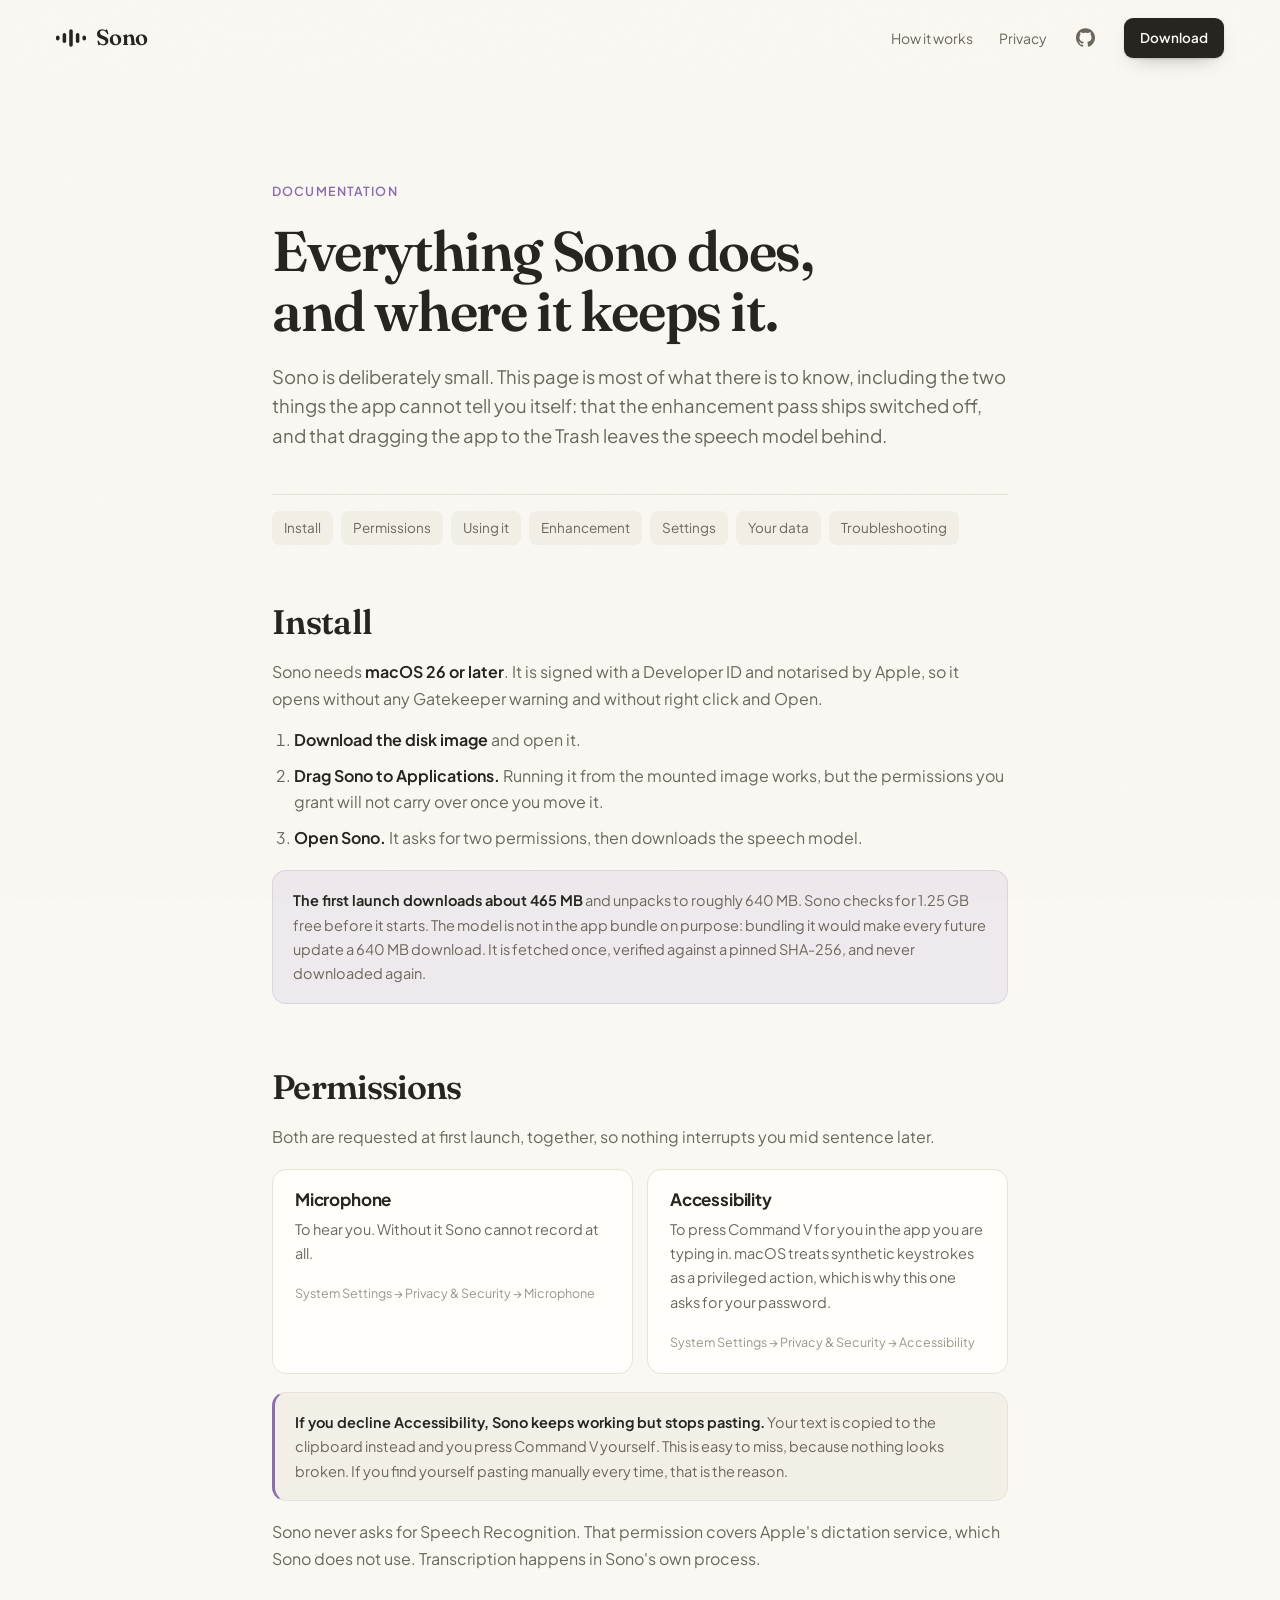
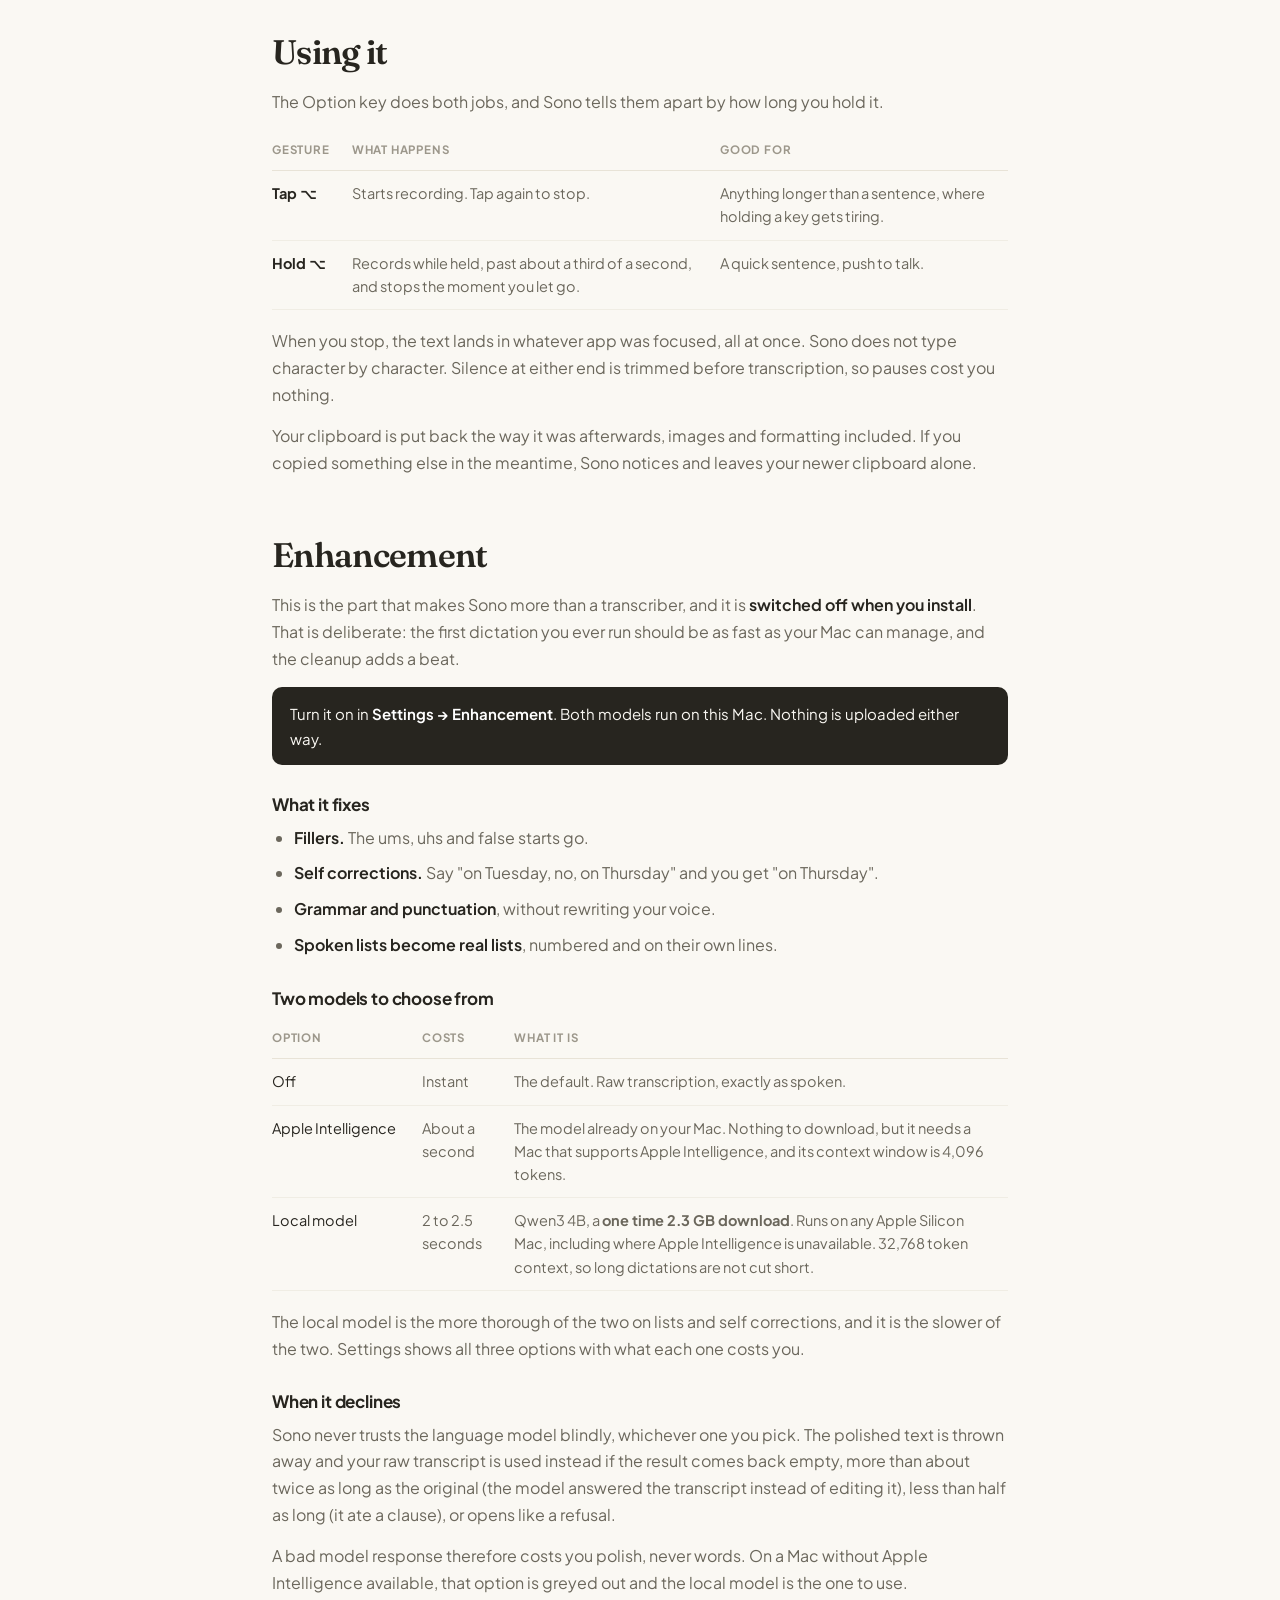
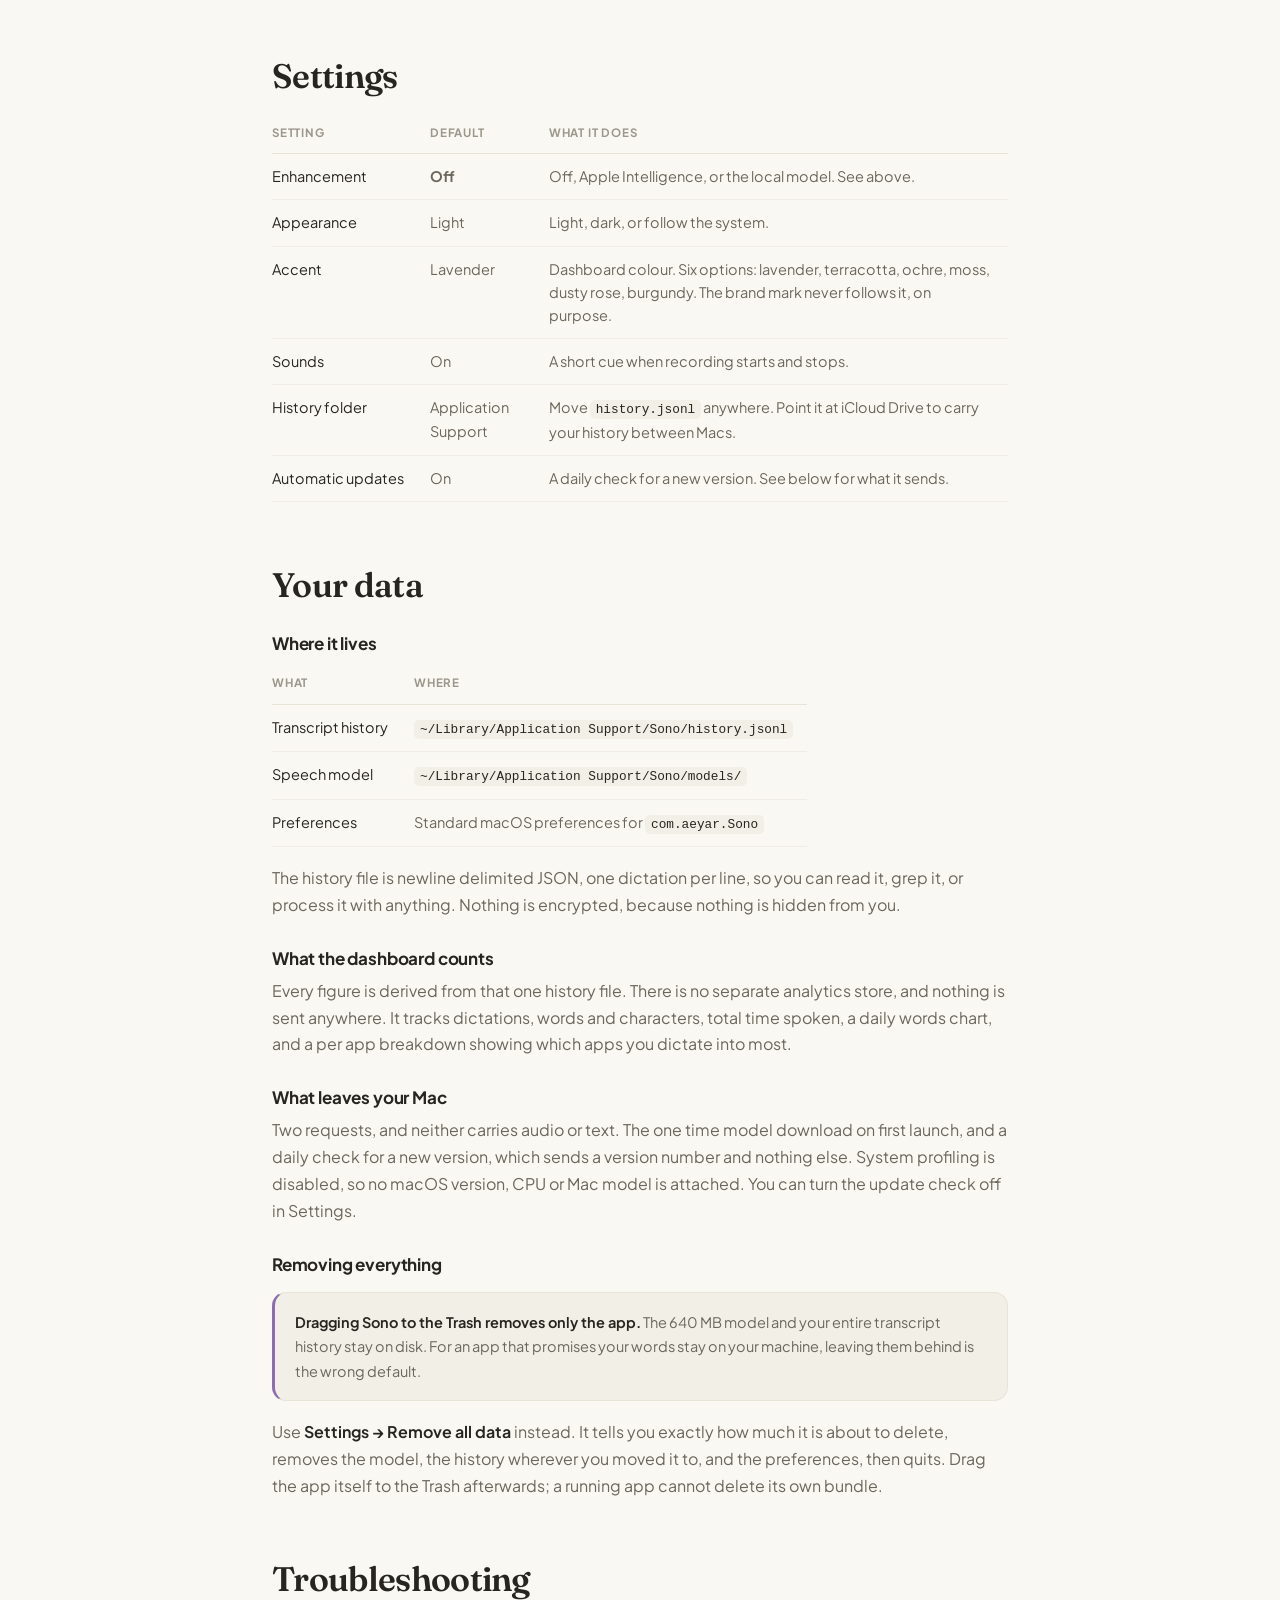
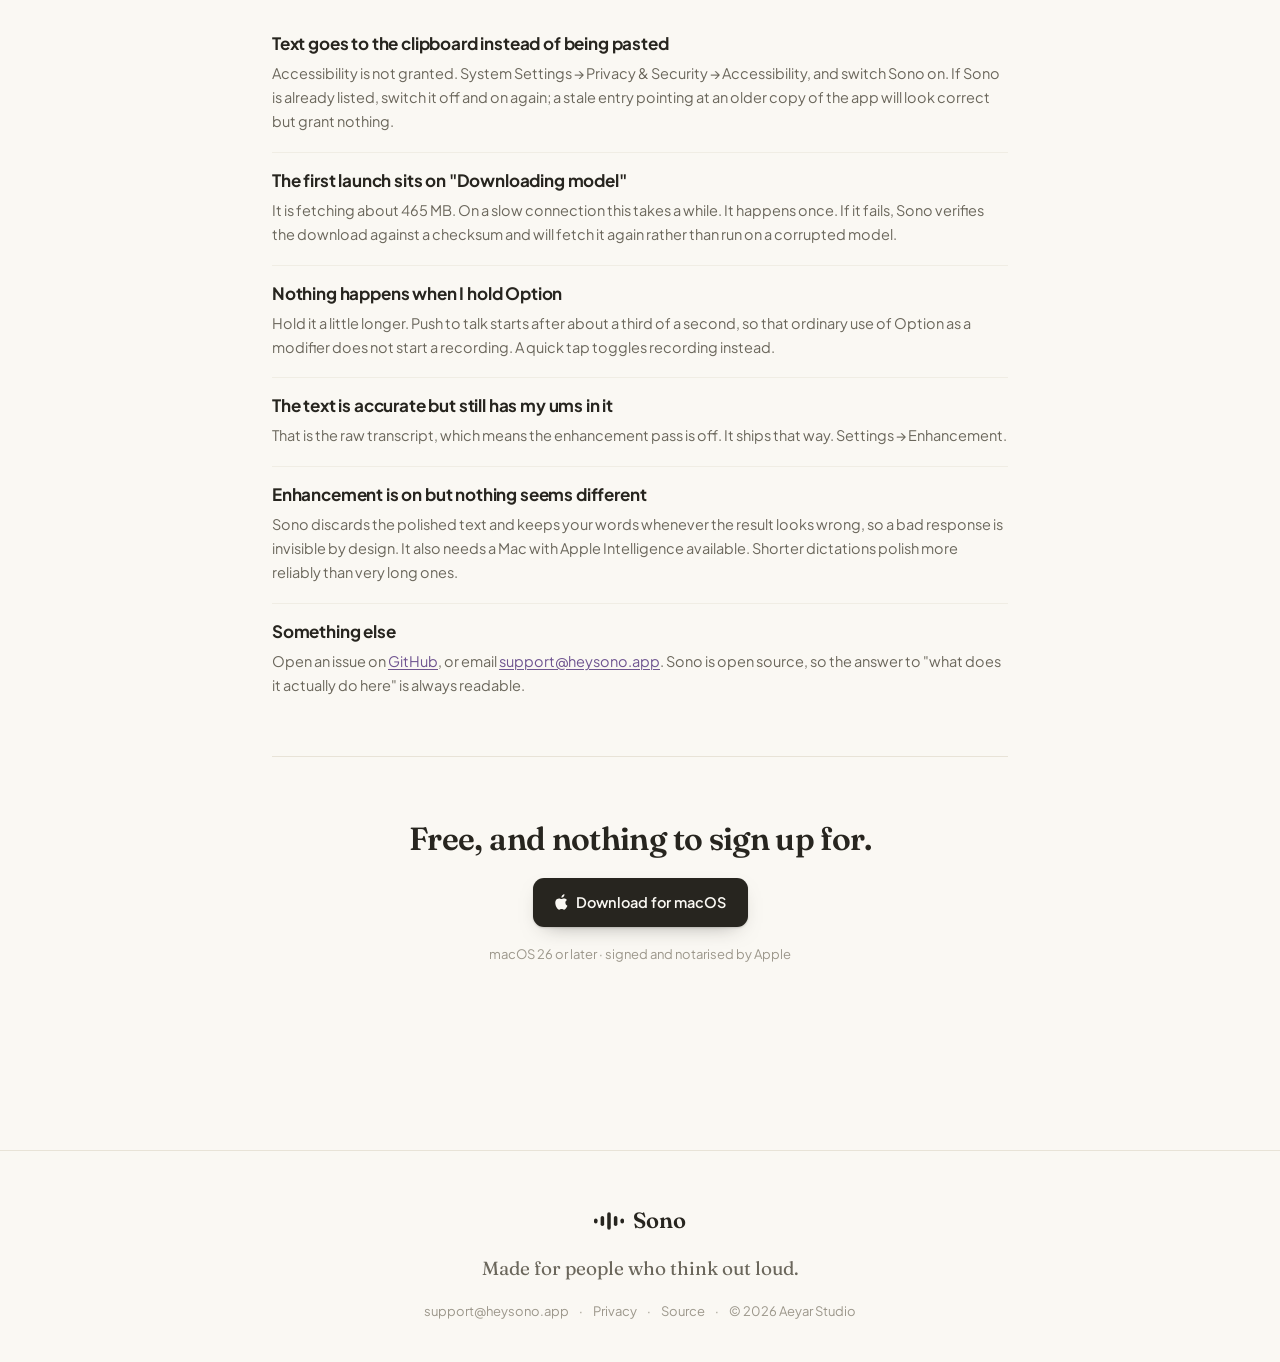
<file: Web/docs.html>
<!doctype html>
<html lang="en">
<head>
<meta charset="utf-8" />
<meta name="viewport" content="width=device-width, initial-scale=1" />
<title>Sono · Documentation</title>
<meta name="description" content="How to install Sono, which permissions it needs and why, how the two enhancement models differ, where your data lives, and how to remove it." />
<link rel="stylesheet" href="css/style.css" />
<link rel="icon" href="img/favicon.svg" type="image/svg+xml" />
<meta property="og:title" content="Sono documentation" />
<meta property="og:description" content="Install, permissions, enhancement models, your data." />
</head>
<body>

<svg class="grain" aria-hidden="true"><filter id="g"><feTurbulence type="fractalNoise" baseFrequency="0.9" numOctaves="3" /></filter><rect width="100%" height="100%" filter="url(#g)" /></svg>

<header class="nav">
  <a class="brand" href="/" aria-label="Sono home">
    <svg class="mark" viewBox="0 0 34 20" aria-hidden="true">
      <rect x="0"  y="7.2" width="4" height="5.6" rx="2" />
      <rect x="7.5" y="4.2" width="4" height="11.6" rx="2" />
      <rect x="15" y="0"   width="4" height="20"   rx="2" />
      <rect x="22.5" y="4.2" width="4" height="11.6" rx="2" />
      <rect x="30" y="7.2" width="4" height="5.6" rx="2" />
    </svg>
    <span class="wordmark">Sono</span>
  </a>
  <nav class="nav-links">
    <a href="/#how">How it works</a>
    <a href="/#privacy">Privacy</a>
    <a class="nav-icon" href="https://github.com/aeyar-studio/sono"
       target="_blank" rel="noopener" aria-label="Sono on GitHub" title="Source on GitHub">
      <svg viewBox="0 0 24 24" aria-hidden="true" focusable="false">
        <path fill="currentColor" d="M12 .297c-6.63 0-12 5.373-12 12 0 5.303 3.438 9.8 8.205 11.385.6.113.82-.258.82-.577 0-.285-.01-1.04-.015-2.04-3.338.724-4.042-1.61-4.042-1.61C4.422 18.07 3.633 17.7 3.633 17.7c-1.087-.744.084-.729.084-.729 1.205.084 1.838 1.236 1.838 1.236 1.07 1.835 2.809 1.305 3.495.998.108-.776.417-1.305.76-1.605-2.665-.3-5.466-1.332-5.466-5.93 0-1.31.465-2.38 1.235-3.22-.135-.303-.54-1.523.105-3.176 0 0 1.005-.322 3.3 1.23.96-.267 1.98-.399 3-.405 1.02.006 2.04.138 3 .405 2.28-1.552 3.285-1.23 3.285-1.23.645 1.653.24 2.873.12 3.176.765.84 1.23 1.91 1.23 3.22 0 4.61-2.805 5.625-5.475 5.92.42.36.81 1.096.81 2.22 0 1.606-.015 2.896-.015 3.286 0 .315.21.69.825.57C20.565 22.092 24 17.592 24 12.297c0-6.627-5.373-12-12-12" />
      </svg>
    </a>
    <a class="btn btn-solid btn-sm" href="/releases/Sono-1.3.dmg" download>Download</a>
  </nav>
</header>

<main class="docs">

  <header class="docs-head">
    <p class="eyebrow">Documentation</p>
    <h1>Everything Sono does,<br />and where it keeps it.</h1>
    <p class="lede">
      Sono is deliberately small. This page is most of what there is to know,
      including the two things the app cannot tell you itself: that the
      enhancement pass ships switched off, and that dragging the app to
      the Trash leaves the speech model behind.
    </p>
  </header>

  <nav class="docs-toc" aria-label="On this page">
    <a href="#install">Install</a>
    <a href="#permissions">Permissions</a>
    <a href="#using">Using it</a>
    <a href="#intelligence">Enhancement</a>
    <a href="#settings">Settings</a>
    <a href="#data">Your data</a>
    <a href="#trouble">Troubleshooting</a>
  </nav>

  <!-- ─────────────────────────────── install -->
  <section class="docs-sec" id="install">
    <h2>Install</h2>
    <p>
      Sono needs <b>macOS 26 or later</b>. It is signed with a Developer ID and
      notarised by Apple, so it opens without any Gatekeeper warning and without
      right click and Open.
    </p>
    <ol class="docs-steps">
      <li><b>Download the disk image</b> and open it.</li>
      <li><b>Drag Sono to Applications.</b> Running it from the mounted image
        works, but the permissions you grant will not carry over once you move it.</li>
      <li><b>Open Sono.</b> It asks for two permissions, then downloads the speech
        model.</li>
    </ol>
    <div class="docs-note">
      <p>
        <b>The first launch downloads about 465 MB</b> and unpacks to roughly
        640 MB. Sono checks for 1.25 GB free before it starts. The model is not
        in the app bundle on purpose: bundling it would make every future update
        a 640 MB download. It is fetched once, verified against a pinned SHA-256,
        and never downloaded again.
      </p>
    </div>
  </section>

  <!-- ─────────────────────────────── permissions -->
  <section class="docs-sec" id="permissions">
    <h2>Permissions</h2>
    <p>
      Both are requested at first launch, together, so nothing interrupts you
      mid sentence later.
    </p>

    <div class="docs-grid">
      <div class="docs-card">
        <h3>Microphone</h3>
        <p>To hear you. Without it Sono cannot record at all.</p>
        <p class="docs-meta">System Settings → Privacy &amp; Security → Microphone</p>
      </div>
      <div class="docs-card">
        <h3>Accessibility</h3>
        <p>
          To press Command V for you in the app you are typing in. macOS treats
          synthetic keystrokes as a privileged action, which is why this one asks
          for your password.
        </p>
        <p class="docs-meta">System Settings → Privacy &amp; Security → Accessibility</p>
      </div>
    </div>

    <div class="docs-note docs-note-warn">
      <p>
        <b>If you decline Accessibility, Sono keeps working but stops pasting.</b>
        Your text is copied to the clipboard instead and you press Command V
        yourself. This is easy to miss, because nothing looks broken. If you find
        yourself pasting manually every time, that is the reason.
      </p>
    </div>

    <p>
      Sono never asks for Speech Recognition. That permission covers Apple's
      dictation service, which Sono does not use. Transcription happens in
      Sono's own process.
    </p>
  </section>

  <!-- ─────────────────────────────── using -->
  <section class="docs-sec" id="using">
    <h2>Using it</h2>
    <p>The Option key does both jobs, and Sono tells them apart by how long you hold it.</p>

    <table class="docs-table">
      <thead><tr><th>Gesture</th><th>What happens</th><th>Good for</th></tr></thead>
      <tbody>
        <tr>
          <td><b>Tap ⌥</b></td>
          <td>Starts recording. Tap again to stop.</td>
          <td>Anything longer than a sentence, where holding a key gets tiring.</td>
        </tr>
        <tr>
          <td><b>Hold ⌥</b></td>
          <td>Records while held, past about a third of a second, and stops the
              moment you let go.</td>
          <td>A quick sentence, push to talk.</td>
        </tr>
      </tbody>
    </table>

    <p>
      When you stop, the text lands in whatever app was focused, all at once.
      Sono does not type character by character. Silence at either end is
      trimmed before transcription, so pauses cost you nothing.
    </p>
    <p>
      Your clipboard is put back the way it was afterwards, images and formatting
      included. If you copied something else in the meantime, Sono notices and
      leaves your newer clipboard alone.
    </p>
  </section>

  <!-- ─────────────────────────────── apple intelligence -->
  <section class="docs-sec" id="intelligence">
    <h2>Enhancement</h2>
    <p>
      This is the part that makes Sono more than a transcriber, and it is
      <b>switched off when you install</b>. That is deliberate: the first
      dictation you ever run should be as fast as your Mac can manage, and the
      cleanup adds a beat.
    </p>
    <p class="docs-turnon">
      Turn it on in <b>Settings → Enhancement</b>. Both models run on this Mac.
      Nothing is uploaded either way.
    </p>

    <h3>What it fixes</h3>
    <ul class="docs-list">
      <li><b>Fillers.</b> The ums, uhs and false starts go.</li>
      <li><b>Self corrections.</b> Say "on Tuesday, no, on Thursday" and you get
        "on Thursday".</li>
      <li><b>Grammar and punctuation</b>, without rewriting your voice.</li>
      <li><b>Spoken lists become real lists</b>, numbered and on their own lines.</li>
    </ul>

    <h3>Two models to choose from</h3>
    <table class="docs-table">
      <thead><tr><th>Option</th><th>Costs</th><th>What it is</th></tr></thead>
      <tbody>
        <tr><td>Off</td><td>Instant</td>
            <td>The default. Raw transcription, exactly as spoken.</td></tr>
        <tr><td>Apple Intelligence</td><td>About a second</td>
            <td>The model already on your Mac. Nothing to download, but it needs a
                Mac that supports Apple Intelligence, and its context window is
                4,096 tokens.</td></tr>
        <tr><td>Local model</td><td>2 to 2.5 seconds</td>
            <td>Qwen3 4B, a <b>one time 2.3 GB download</b>. Runs on any Apple
                Silicon Mac, including where Apple Intelligence is unavailable.
                32,768 token context, so long dictations are not cut short.</td></tr>
      </tbody>
    </table>
    <p>
      The local model is the more thorough of the two on lists and self
      corrections, and it is the slower of the two. Settings shows all three
      options with what each one costs you.
    </p>

    <h3>When it declines</h3>
    <p>
      Sono never trusts the language model blindly, whichever one you pick. The
      polished text is thrown away and your raw transcript is used instead if the
      result comes back empty, more than about twice as long as the original (the
      model answered the transcript instead of editing it), less than half as long
      (it ate a clause), or opens like a refusal.
    </p>
    <p>
      A bad model response therefore costs you polish, never words. On a Mac
      without Apple Intelligence available, that option is greyed out and the
      local model is the one to use.
    </p>
  </section>

  <!-- ─────────────────────────────── settings -->
  <section class="docs-sec" id="settings">
    <h2>Settings</h2>
    <table class="docs-table">
      <thead><tr><th>Setting</th><th>Default</th><th>What it does</th></tr></thead>
      <tbody>
        <tr><td>Enhancement</td><td><b>Off</b></td>
            <td>Off, Apple Intelligence, or the local model. See above.</td></tr>
        <tr><td>Appearance</td><td>Light</td>
            <td>Light, dark, or follow the system.</td></tr>
        <tr><td>Accent</td><td>Lavender</td>
            <td>Dashboard colour. Six options: lavender, terracotta, ochre, moss,
                dusty rose, burgundy. The brand mark never follows it, on purpose.</td></tr>
        <tr><td>Sounds</td><td>On</td>
            <td>A short cue when recording starts and stops.</td></tr>
        <tr><td>History folder</td><td>Application Support</td>
            <td>Move <code>history.jsonl</code> anywhere. Point it at iCloud Drive
                to carry your history between Macs.</td></tr>
        <tr><td>Automatic updates</td><td>On</td>
            <td>A daily check for a new version. See below for what it sends.</td></tr>
      </tbody>
    </table>
  </section>

  <!-- ─────────────────────────────── data -->
  <section class="docs-sec" id="data">
    <h2>Your data</h2>

    <h3>Where it lives</h3>
    <table class="docs-table">
      <thead><tr><th>What</th><th>Where</th></tr></thead>
      <tbody>
        <tr><td>Transcript history</td>
            <td><code>~/Library/Application Support/Sono/history.jsonl</code></td></tr>
        <tr><td>Speech model</td>
            <td><code>~/Library/Application Support/Sono/models/</code></td></tr>
        <tr><td>Preferences</td>
            <td>Standard macOS preferences for <code>com.aeyar.Sono</code></td></tr>
      </tbody>
    </table>
    <p>
      The history file is newline delimited JSON, one dictation per line, so you
      can read it, grep it, or process it with anything. Nothing is encrypted,
      because nothing is hidden from you.
    </p>

    <h3>What the dashboard counts</h3>
    <p>
      Every figure is derived from that one history file. There is no separate
      analytics store, and nothing is sent anywhere. It tracks dictations, words
      and characters, total time spoken, a daily words chart, and a per app
      breakdown showing which apps you dictate into most.
    </p>

    <h3>What leaves your Mac</h3>
    <p>
      Two requests, and neither carries audio or text. The one time model
      download on first launch, and a daily check for a new version, which sends
      a version number and nothing else. System profiling is disabled, so no
      macOS version, CPU or Mac model is attached. You can turn the update check
      off in Settings.
    </p>

    <h3>Removing everything</h3>
    <div class="docs-note docs-note-warn">
      <p>
        <b>Dragging Sono to the Trash removes only the app.</b> The 640 MB model
        and your entire transcript history stay on disk. For an app that promises
        your words stay on your machine, leaving them behind is the wrong default.
      </p>
    </div>
    <p>
      Use <b>Settings → Remove all data</b> instead. It tells you exactly how much
      it is about to delete, removes the model, the history wherever you moved it
      to, and the preferences, then quits. Drag the app itself to the Trash
      afterwards; a running app cannot delete its own bundle.
    </p>
  </section>

  <!-- ─────────────────────────────── troubleshooting -->
  <section class="docs-sec" id="trouble">
    <h2>Troubleshooting</h2>

    <div class="docs-qa">
      <h3>Text goes to the clipboard instead of being pasted</h3>
      <p>
        Accessibility is not granted. System Settings → Privacy &amp; Security →
        Accessibility, and switch Sono on. If Sono is already listed, switch it
        off and on again; a stale entry pointing at an older copy of the app will
        look correct but grant nothing.
      </p>
    </div>

    <div class="docs-qa">
      <h3>The first launch sits on "Downloading model"</h3>
      <p>
        It is fetching about 465 MB. On a slow connection this takes a while.
        It happens once. If it fails, Sono verifies the download against a
        checksum and will fetch it again rather than run on a corrupted model.
      </p>
    </div>

    <div class="docs-qa">
      <h3>Nothing happens when I hold Option</h3>
      <p>
        Hold it a little longer. Push to talk starts after about a third of a
        second, so that ordinary use of Option as a modifier does not start a
        recording. A quick tap toggles recording instead.
      </p>
    </div>

    <div class="docs-qa">
      <h3>The text is accurate but still has my ums in it</h3>
      <p>
        That is the raw transcript, which means the enhancement pass is off. It
        ships that way. Settings → Enhancement.
      </p>
    </div>

    <div class="docs-qa">
      <h3>Enhancement is on but nothing seems different</h3>
      <p>
        Sono discards the polished text and keeps your words whenever the result
        looks wrong, so a bad response is invisible by design. It also needs a Mac
        with Apple Intelligence available. Shorter dictations polish more reliably
        than very long ones.
      </p>
    </div>

    <div class="docs-qa">
      <h3>Something else</h3>
      <p>
        Open an issue on <a href="https://github.com/aeyar-studio/sono/issues"
        target="_blank" rel="noopener">GitHub</a>, or email
        <a href="mailto:support@heysono.app">support@heysono.app</a>. Sono is open
        source, so the answer to "what does it actually do here" is always
        readable.
      </p>
    </div>
  </section>

  <section class="docs-cta">
    <h2>Free, and nothing to sign up for.</h2>
    <a class="btn btn-solid" href="/releases/Sono-1.3.dmg" download>
      <!-- Same class and same mark as the home page. This file previously
           invented class="apple", which matches no rule, so the glyph rendered
           at its intrinsic size and swallowed the button. -->
      <svg class="btn-apple" viewBox="5.2 2.6 14.5 18.3" aria-hidden="true">
        <path d="M17.05 12.54c-.02-2.14 1.75-3.17 1.83-3.22-1-1.46-2.55-1.66-3.1-1.68-1.32-.13-2.58.77-3.25.77-.68 0-1.71-.75-2.81-.73-1.45.02-2.78.84-3.52 2.13-1.5 2.6-.38 6.45 1.08 8.56.72 1.03 1.57 2.18 2.69 2.14 1.08-.04 1.49-.7 2.79-.7 1.3 0 1.67.7 2.8.68 1.16-.02 1.9-1.05 2.61-2.09.82-1.19 1.16-2.34 1.18-2.4-.03-.01-2.26-.87-2.28-3.45z" />
        <path d="M15.16 5.6c.59-.72.99-1.72.88-2.72-.86.03-1.9.57-2.51 1.29-.55.63-1.02 1.65-.89 2.62.96.08 1.93-.48 2.52-1.19z" />
      </svg>
      Download for macOS
    </a>
    <p class="docs-cta-meta">macOS 26 or later · signed and notarised by Apple</p>
  </section>

</main>

<footer class="foot">
  <div class="foot-brand">
    <svg class="mark" viewBox="0 0 34 20" aria-hidden="true">
      <rect x="0"  y="7.2" width="4" height="5.6" rx="2" />
      <rect x="7.5" y="4.2" width="4" height="11.6" rx="2" />
      <rect x="15" y="0"   width="4" height="20"   rx="2" />
      <rect x="22.5" y="4.2" width="4" height="11.6" rx="2" />
      <rect x="30" y="7.2" width="4" height="5.6" rx="2" />
    </svg>
    <span class="wordmark">Sono</span>
  </div>
  <p class="foot-line">Made for people who think out loud.</p>
  <p class="foot-meta">
    <a href="mailto:support@heysono.app">support@heysono.app</a>
    <span aria-hidden="true">·</span>
    <a href="/#privacy">Privacy</a>
    <span aria-hidden="true">·</span>
    <a href="https://github.com/aeyar-studio/sono" target="_blank" rel="noopener">Source</a>
    <span aria-hidden="true">·</span>
    <span>&copy; 2026 Aeyar Studio</span>
  </p>
</footer>

</body>
</html>
</file>
<file: Web/css/style.css>
/* ───────────────────────────────────────────── fonts
   Self hosted on purpose. A page whose headline is "we do not listen to you"
   should not hand every visitor's IP to a font CDN. */
@font-face {
  font-family: 'Plus Jakarta Sans';
  src: url('../fonts/PlusJakartaSans.ttf') format('truetype-variations');
  font-weight: 200 800;
  font-display: swap;
}
@font-face {
  font-family: 'Fraunces';
  src: url('../fonts/Fraunces.ttf') format('truetype-variations');
  font-weight: 100 900;
  font-display: swap;
}

/* ───────────────────────────────────────────── tokens */
:root {
  --cream: #faf8f3;
  --panel: #fffefb;
  --sand: #f2efe6;
  --border: #e8e3d7;
  --border-soft: #f0ede4;

  --ink: #27251f;
  --ink-2: #6b675c;
  --ink-3: #9c978b;

  --accent: #8b6db0;
  --accent-deep: #6f5490;
  --wash: rgba(139, 109, 176, 0.10);
  --tint: rgba(139, 109, 176, 0.18);

  --pill: #12111b;
  --radius: 14px;
  --measure: 640px;
  --ease: cubic-bezier(0.22, 0.61, 0.36, 1);
}

* { box-sizing: border-box; }

html { scroll-behavior: smooth; }

body {
  margin: 0;
  background: var(--cream);
  color: var(--ink);
  font-family: 'Plus Jakarta Sans', -apple-system, system-ui, sans-serif;
  font-size: 16px;
  line-height: 1.6;
  -webkit-font-smoothing: antialiased;
  overflow-x: hidden;
}

/* Paper tooth. 2% noise stops the cream reading as flat digital fill. */
.grain {
  position: fixed;
  inset: 0;
  width: 100%; height: 100%;
  opacity: 0.028;
  pointer-events: none;
  z-index: 100;
  mix-blend-mode: multiply;
}

h1, h2, h3 { font-weight: 600; letter-spacing: -0.02em; line-height: 1.12; margin: 0; }
p { margin: 0; }
a { color: inherit; text-decoration: none; }
em { font-style: normal; color: var(--accent); }

/* ───────────────────────────────────────────── nav */
.nav {
  position: sticky; top: 0; z-index: 50;
  display: flex; align-items: center; justify-content: space-between;
  padding: 18px clamp(20px, 5vw, 56px);
  background: rgba(250, 248, 243, 0.82);
  backdrop-filter: saturate(1.4) blur(14px);
  border-bottom: 1px solid transparent;
  transition: border-color 0.3s var(--ease);
}
.nav.stuck { border-bottom-color: var(--border); }

.brand { display: inline-flex; align-items: center; gap: 10px; }
.mark { width: 30px; height: 18px; fill: var(--ink); }
.wordmark {
  font-family: 'Fraunces', Georgia, serif;
  font-weight: 600; font-size: 22px; letter-spacing: -0.01em;
}

.nav-links { display: flex; align-items: center; gap: clamp(14px, 2vw, 30px); }
/* :not(.btn) matters. A descendant selector outranks .btn-solid, so without it
   the Download button's label went grey on near-black. */
.nav-links a:not(.btn) { font-size: 14px; color: var(--ink-2); transition: color 0.2s; }
.nav-links a:not(.btn):hover { color: var(--ink); }

/* GitHub mark. Sized to the 44px pointer target Apple and WCAG both ask for,
   while the glyph itself stays at nav weight. */
.nav-icon {
  display: inline-flex; align-items: center; justify-content: center;
  width: 34px; height: 34px; margin: 0 -4px;
  border-radius: 9px;
  color: var(--ink-2);
  transition: color 0.2s, background 0.2s;
}
.nav-icon svg { width: 19px; height: 19px; display: block; }
.nav-icon:hover { color: var(--ink); background: var(--sand); }
.nav-icon:focus-visible { outline: 2px solid var(--accent); outline-offset: 2px; }

/* ───────────────────────────────────────────── buttons */
.btn {
  display: inline-flex; align-items: center; justify-content: center; gap: 8px;
  padding: 13px 22px;
  border-radius: 11px;
  font-size: 14.5px; font-weight: 600;
  transition: transform 0.18s var(--ease), background 0.2s, box-shadow 0.25s;
  will-change: transform;
}
.btn-solid {
  background: var(--ink); color: var(--cream);
  box-shadow: 0 1px 2px rgba(39, 37, 31, 0.16), 0 8px 22px -12px rgba(39, 37, 31, 0.5);
}
.btn-solid:hover { transform: translateY(-2px); background: #1b1a15; }
.btn-ghost { color: var(--ink); border: 1px solid var(--border); background: var(--panel); }
.btn-ghost:hover { transform: translateY(-2px); border-color: var(--ink-3); }
.btn-sm { padding: 9px 16px; font-size: 13.5px; border-radius: 9px; }
.btn-block { width: 100%; }
/* currentColor, so it inverts with the button rather than being pinned white.
   The leaf makes the mark read low against cap height, hence the 1px lift. */
.btn-apple { height: 16px; width: 12.7px; fill: currentColor; flex: none; margin-top: -1px; }

/* ───────────────────────────────────────────── hero */
/* Tighter than it was: the stream band now sits above and carries the top space. */
.hero {
  position: relative;
  padding: clamp(20px, 4vh, 46px) clamp(20px, 5vw, 56px) 0;
  max-width: 1180px; margin: 0 auto;
  text-align: center;
}
/* One slow lavender bloom. Follows the pointer a little, never announces itself. */
.hero-glow {
  position: absolute; left: 50%; top: 4%;
  width: min(760px, 90vw); aspect-ratio: 1;
  transform: translate(-50%, 0);
  background: radial-gradient(circle, rgba(139, 109, 176, 0.20), transparent 62%);
  filter: blur(30px);
  pointer-events: none;
  transition: transform 1.6s var(--ease);
}

.eyebrow {
  font-size: 12.5px; font-weight: 600; letter-spacing: 0.09em;
  text-transform: uppercase; color: var(--accent);
  margin-bottom: 20px;
}
.hero h1 {
  font-family: 'Fraunces', Georgia, serif;
  font-size: clamp(40px, 6.4vw, 78px);
  font-weight: 600;
  letter-spacing: -0.03em;
}
.hero h1 .line { display: block; }
.accent-text { color: var(--accent); }

.lede {
  max-width: var(--measure); margin: 24px auto 0;
  font-size: clamp(16px, 1.5vw, 18.5px);
  color: var(--ink-2);
}
.cta { display: flex; gap: 12px; justify-content: center; flex-wrap: wrap; margin-top: 34px; }

/* ───────────────────────────────────────────── the island demo */
.stage {
  position: relative;
  margin: clamp(52px, 8vw, 92px) auto 0;
  max-width: 940px;
}
/* Positioned and stacked above the stream, and opaque, so it hides the cut
   edges where the grey text stops and the ribbon starts. */
.fake-window {
  position: relative; z-index: 1;
  border-radius: 16px;
  background: var(--panel);
  border: 1px solid var(--border);
  box-shadow: 0 1px 2px rgba(39, 37, 31, 0.05), 0 40px 80px -50px rgba(39, 37, 31, 0.42);
  overflow: hidden;
  text-align: left;
}
.fake-bar {
  display: flex; gap: 7px; align-items: center;
  padding: 13px 16px;
  border-bottom: 1px solid var(--border-soft);
  background: var(--sand);
}
.fake-bar i { width: 10px; height: 10px; border-radius: 50%; background: var(--border); }
.win-title {
  margin-left: 10px; font-size: 12px; font-weight: 600;
  color: var(--ink-3); letter-spacing: 0.01em;
}
/* Fixed height across all six scenes. Without it the island, which hangs off the
   window's bottom edge, jumps every time a taller app mounts. Sized to the
   longest scene at the narrowest width this rule covers (Slack, ~219px at 721px),
   because a scene that overflows silently loses the end of its sentence. Slack
   sets the floor: its sidebar, feed and composer need this much room. */
.sc { height: 412px; padding: 22px 24px; overflow: hidden; }
.typed { font-size: 16.5px; line-height: 1.65; color: var(--ink); margin: 0; }
.typed-pre { white-space: pre-wrap; }
/* The paste is instantaneous, like the app's. This only stops it from blinking
   in below the reader's notice. */
@keyframes land { from { opacity: 0; } to { opacity: 1; } }
.typed.landed { animation: land 0.18s var(--ease); }
/* A pseudo-element, not a sibling span: .typed is a block, so a real element
   after it would sit on the next line instead of trailing the text. */
.typed::after {
  content: ''; display: inline-block; width: 2px; height: 1.05em;
  background: var(--accent); margin-left: 2px;
  transform: translateY(2px);
  animation: blink 1.05s steps(2, start) infinite;
}
@keyframes blink { to { opacity: 0; } }

/* ── the six scenes. Recognisable by chrome and wording, no logos. */
.sc p { margin: 0; }

/* ── Slack. Its own aubergine chrome, three columns, and the composer at the
   bottom where the dictation lands. Traffic lights live in the purple bar, so
   this scene is `bare` and draws its own. */
.sc-slack {
  --sk-aubergine: #3f0e40;
  --sk-rail: #350d36;
  padding: 0; display: flex; flex-direction: column;
  font-size: 12px;
}
.sk-dots { display: flex; gap: 6px; flex: none; }
.sk-dots i { width: 9px; height: 9px; border-radius: 50%; display: block; }
.sk-dots i:nth-child(1) { background: #ff5f57; }
.sk-dots i:nth-child(2) { background: #febc2e; }
.sk-dots i:nth-child(3) { background: #28c840; }
.sk-top {
  display: flex; align-items: center; gap: 14px;
  background: var(--sk-aubergine); padding: 9px 14px; flex: none;
}
.sk-arrows { color: rgba(255, 255, 255, 0.6); font-size: 14px; letter-spacing: 3px; }
.sk-search {
  flex: 1; max-width: 340px; margin: 0 auto;
  border: 1px solid rgba(255, 255, 255, 0.22); border-radius: 7px;
  padding: 4px 12px; font-size: 11.5px; color: rgba(255, 255, 255, 0.72);
}
.sk-cols { display: flex; flex: 1; min-height: 0; }
.sk-rail {
  width: 58px; flex: none; background: var(--sk-rail);
  padding: 10px 0; display: flex; flex-direction: column; align-items: center; gap: 12px;
}
.sk-ws {
  width: 26px; height: 26px; border-radius: 7px; margin-bottom: 4px;
  background: #4bbfa5; color: #0f3f36;
  display: flex; align-items: center; justify-content: center;
  font-size: 14px; font-weight: 700;
}
.sk-r {
  display: flex; flex-direction: column; align-items: center; gap: 3px;
  font-size: 9.5px; color: rgba(255, 255, 255, 0.66);
}
/* currentColor, so the active item lights up icon and label together. */
.sk-r svg { width: 16px; height: 16px; fill: currentColor; display: block; }
.sk-r.on { color: #fff; }
.sk-side {
  width: 168px; flex: none; background: var(--sk-aubergine);
  padding: 8px 0 0; overflow: hidden;
}
.sk-side p { padding: 3px 14px; color: rgba(255, 255, 255, 0.72); }
.sk-name { font-size: 14px; font-weight: 700; color: #fff !important; padding-bottom: 8px !important; }
.sk-g {
  font-size: 10.5px; color: rgba(255, 255, 255, 0.5) !important;
  margin-top: 8px !important;
}
.sk-i { display: flex; align-items: center; gap: 7px; border-radius: 5px; margin: 0 6px; }
.sk-i.on { background: #1164a3; color: #fff !important; font-weight: 600; }
.sk-b {
  margin-left: auto; background: #fff; color: var(--sk-aubergine);
  font-size: 9.5px; font-weight: 700; border-radius: 999px; padding: 0 5px;
}
/* Drawn avatars, three sizes: message, sidebar, member cluster. */
.av { width: 30px; height: 30px; flex: none; display: block; }
.av.sm { width: 15px; height: 15px; }
.av.xs { width: 17px; height: 17px; }
.sk-main { flex: 1; min-width: 0; background: #fff; display: flex; flex-direction: column; }
.sk-head {
  padding: 10px 16px; border-bottom: 1px solid #e6e4e6; flex: none;
  display: flex; align-items: center; justify-content: space-between; gap: 12px;
}
.sk-mem {
  display: flex; align-items: center; flex: none;
  border: 1px solid #ddd; border-radius: 7px; padding: 2px 7px 2px 4px; background: #f8f8f8;
}
.sk-mem .av { margin-right: -5px; border: 1.5px solid #fff; border-radius: 5px; }
.sk-mem b { margin-left: 10px; font-size: 10.5px; color: #1d1c1d; }
/* The app shortcut row. Recognisable by name and dot, no borrowed marks. */
.sk-apps {
  display: flex; gap: 16px; padding: 7px 16px !important;
  border-bottom: 1px solid #f0eff0; flex: none;
}
.sk-apps span { display: flex; align-items: center; gap: 5px; font-size: 11px; color: #1d1c1d; }
.sk-apps svg { width: 13px; height: 13px; display: block; flex: none; }
.sk-ch { font-size: 13.5px; font-weight: 700; color: #1d1c1d; }
.sk-ch span { color: #616061; font-weight: 400; }
.sk-desc { font-size: 11px; color: #616061; margin-top: 2px !important; }
.sk-feed { flex: 1; padding: 12px 16px; overflow: hidden; }
.sk-msg { display: flex; gap: 9px; margin-bottom: 12px; }
.sk-who { font-size: 12.5px; font-weight: 700; color: #1d1c1d; }
.sk-who span { font-weight: 400; color: #616061; font-size: 10.5px; margin-left: 6px; }
.sk-txt { font-size: 12.5px; color: #1d1c1d; line-height: 1.5; }
.sk-react { display: flex; align-items: center; gap: 6px; margin-top: 5px !important; }
.sk-react span {
  border: 1px solid #dddddd; border-radius: 999px;
  padding: 1px 7px; font-size: 10px; color: #1264a3; background: #f8f8f8;
}
.sk-react em { font-size: 10.5px; color: #1264a3; font-style: normal; font-weight: 600; }
.sk-box {
  margin: 0 16px 12px; border: 1px solid #c9c8c9; border-radius: 8px;
  flex: none; background: #fff;
}
.sk-tools, .sk-foot {
  display: flex; align-items: center; gap: 13px;
  padding: 6px 10px !important; color: #616061; font-size: 11.5px;
}
.sk-tools { border-bottom: 1px solid #ededed; }
.sk-tools b, .sk-tools i, .sk-tools s, .sk-tools u { font-size: 11.5px; }
.sk-foot em { margin-left: auto; color: #b9b9b9; font-style: normal; }
.sc-slack .typed { font-size: 12.5px; color: #1d1c1d; padding: 9px 11px; min-height: 34px; }
.sc-slack .typed::after { background: #1264a3; }

/* ── Claude Code. A terminal is dark even on a cream page; anything else reads
   as a fake. The mark is a pixel glyph in Anthropic's clay, not a traced logo. */
/* No negative margin to hide the window border: height would then have to be
   calc(100% + 2px), which resolves against a content-sized parent and collapses.
   The 1px cream border reads as the window edge anyway. */
.sc-term {
  background: #141414; padding: 14px 18px;
  font-family: ui-monospace, SFMono-Regular, Menlo, monospace;
  font-size: 12px; line-height: 1.65; color: #e6e4e1;
  display: flex; flex-direction: column;
}
/* The prompt sits at the bottom of a terminal, with the scrollback above it. */
.tm-input { margin-top: auto; }
.tm-dots { margin-bottom: 12px; }
.tm-dots i { opacity: 0.55; }
.tm-hero { display: flex; gap: 14px; align-items: flex-start; margin-bottom: 14px; }
.tm-logo { width: 34px; flex: none; fill: #d97757; margin-top: 2px; }
.tm-name { font-weight: 700; color: #f5f3f1; }
.tm-name span { font-weight: 400; color: #8a8681; }
.tm-meta { color: #8a8681; }
/* Claude Code tints the submitted turn. Same idea, same restraint. */
.tm-you {
  background: #2b2b2b; color: #f5f3f1;
  margin: 0 -18px 12px !important; padding: 2px 18px !important;
}
/* Hanging indent, not flex. Flex would make every inline child its own item and
   insert the gap before punctuation, giving "Read (…)" and "…swift , in the". */
.tm-b { padding-left: 20px; text-indent: -20px; margin-bottom: 8px !important; }
.tm-b em { font-style: normal; color: #8a8681; margin-right: 8px; }
.tm-b em.ok { color: #4ea373; }
.tm-b b { color: #f5f3f1; }
.tm-path { color: #6fa8dc; }
.tm-sub { color: #8a8681; padding-left: 20px; margin-bottom: 14px !important; }
.tm-input {
  border-top: 1px solid #2f2f2f; border-bottom: 1px solid #2f2f2f;
  margin-left: -18px; margin-right: -18px; padding: 9px 18px;
  display: flex; gap: 8px;
}
.tm-gt { color: #8a8681; flex: none; }
.sc-term .typed { min-width: 0; }
.sc-term .typed { font: inherit; color: #f5f3f1; }
/* A block cursor, not a hairline: that is what a terminal shows. */
.sc-term .typed::after {
  width: 7px; height: 1.05em; background: #e6e4e1; margin-left: 1px;
}
.tm-hint { color: #6f6c68; padding-top: 8px; }

.sc-code { padding: 0; display: flex; font-size: 13.5px; }
.vs-side {
  width: 176px; flex: none; background: var(--sand);
  border-right: 1px solid var(--border); padding-bottom: 8px;
}
.vs-side p { padding: 2px 14px; font-size: 11.5px; color: var(--ink-2); }
.vs-dots { padding: 11px 14px 12px !important; }
.vs-h { font-size: 10px !important; letter-spacing: 0.08em; color: var(--ink-3) !important; }
.vs-f { white-space: nowrap; }
.vs-f.in1 { padding-left: 24px !important; }
.vs-f.in2 { padding-left: 38px !important; }
.vs-f.on { background: var(--tint); color: var(--accent-deep) !important; font-weight: 600; }
.vs-body { flex: 1; min-width: 0; display: flex; flex-direction: column; }
.sc-code .vs-tabs { display: flex; gap: 2px; }
.sc-code .vs-tabs span {
  padding: 11px 16px; font-size: 12px; color: var(--ink-3);
  border-bottom: 1px solid var(--border-soft);
}
.sc-code .vs-tabs .on {
  color: var(--ink); background: var(--panel);
  border-bottom: 2px solid var(--accent);
}
.sc-code .vs-rows {
  flex: 1; padding: 12px 0 0 18px;
  font-family: ui-monospace, SFMono-Regular, Menlo, monospace;
  font-size: 12.5px; line-height: 1.85;
}
.sc-code .vs-rows p { display: flex; gap: 16px; }
.sc-code .vs-rows i { color: var(--ink-3); font-style: normal; min-width: 18px; text-align: right; }
.vs-status {
  display: flex; gap: 18px; flex: none;
  border-top: 1px solid var(--border-soft); background: var(--sand);
  padding: 5px 16px !important; font-size: 10.5px; color: var(--ink-2);
}
.sc-code .cm { color: #6c8f6a; }
.sc-code .kw { color: var(--accent-deep); }
.sc-code .fn { color: #2f6f9e; }
.sc-code .pm { color: var(--ink-2); }
.sc-code .dimmed { color: var(--ink-3); }
.sc-code .typed { font: inherit; color: #6c8f6a; }

.sc-mail { display: flex; flex-direction: column; }
.sc-mail .ml-tools {
  display: flex; gap: 20px; font-size: 13px; color: var(--ink-3);
  padding-bottom: 12px !important; border-bottom: 1px solid var(--border-soft);
}
.sc-mail .ml-f {
  font-size: 13.5px; color: var(--ink);
  padding: 9px 0; border-bottom: 1px solid var(--border-soft);
}
.sc-mail .ml-f span { color: var(--ink-3); display: inline-block; width: 62px; }
.sc-mail .ml-body { padding-top: 16px; flex: 1; display: flex; flex-direction: column; }
.sc-mail .typed { font-size: 15px; }
.sc-mail .ml-sig {
  margin-top: auto !important; padding-top: 16px;
  font-size: 13.5px; color: var(--ink-3); line-height: 1.5;
}

.sc-web { padding: 14px 0 0; }
.sc-web .br-url {
  display: flex; align-items: center; gap: 8px;
  margin: 0 18px 18px !important;
  background: var(--sand); border-radius: 999px;
  padding: 8px 14px; font-size: 12.5px; color: var(--ink-2);
}
.sc-web .br-lock {
  width: 8px; height: 10px; border-radius: 2px; flex: none;
  border: 1.5px solid var(--ink-3);
}
.sc-web { display: flex; flex-direction: column; }
.sc-web .br-page { padding: 0 24px; flex: 1; display: flex; flex-direction: column; }
.sc-web .gh-repo { font-size: 13.5px; color: var(--ink-2); }
.sc-web .gh-repo b { color: var(--ink); }
.sc-web .gh-nav {
  display: flex; gap: 18px; margin-top: 10px !important;
  border-bottom: 1px solid var(--border); font-size: 12.5px; color: var(--ink-2);
}
.sc-web .gh-nav span { padding-bottom: 8px; }
.sc-web .gh-nav .on {
  color: var(--ink); font-weight: 600;
  box-shadow: inset 0 -2px 0 #d97757;
}
.sc-web .gh-lab {
  font-size: 12px; font-weight: 600; color: var(--ink-2);
  margin: 14px 0 5px !important;
}
.sc-web .gh-title {
  font-size: 14px; border: 1px solid var(--border); border-radius: 7px;
  padding: 8px 11px; background: var(--panel);
}
.sc-web .gh-box {
  border: 1px solid var(--border); border-radius: 7px;
  background: var(--panel); overflow: hidden;
}
.sc-web .gh-tools {
  display: flex; gap: 14px; align-items: center;
  background: var(--sand); border-bottom: 1px solid var(--border);
  padding: 6px 11px !important; font-size: 11.5px; color: var(--ink-2);
}
.sc-web .typed { font-size: 14px; padding: 10px 11px; }
.sc-web .gh-submit { margin-top: auto !important; padding: 12px 0 !important; text-align: right; }
.sc-web .gh-submit span {
  background: #1f883d; color: #fff; border-radius: 6px;
  padding: 6px 14px; font-size: 12.5px; font-weight: 600;
}

/* ── app picker. Reads as a caption, works as a control. */
.scene-tabs {
  display: flex; flex-wrap: wrap; justify-content: center; gap: 7px;
  margin: 52px auto 0; max-width: 620px;
}
.scene-tab {
  border: 1px solid transparent; background: none; cursor: pointer;
  font: inherit; font-size: 12.5px; font-weight: 600; color: var(--ink-3);
  padding: 6px 13px; border-radius: 999px;
  transition: color 0.2s, background 0.2s, border-color 0.2s;
}
.scene-tab:hover { color: var(--ink); background: var(--sand); }
.scene-tab.on {
  color: var(--accent-deep); background: var(--wash); border-color: var(--tint);
}
.scene-more {
  align-self: center; padding: 6px 4px;
  font-size: 12.5px; color: var(--ink-3); font-style: italic;
}

/* The pill. Same geometry as the app: dark, capsule, grows with state. */
.island {
  position: absolute; left: 50%; bottom: -26px; z-index: 2;
  transform: translateX(-50%);
  display: flex; align-items: center; gap: 9px;
  height: 44px; padding: 0 18px;
  border-radius: 999px;
  background: var(--pill);
  border: 0.8px solid rgba(255, 255, 255, 0.22);
  box-shadow: 0 10px 30px -10px rgba(18, 17, 27, 0.6);
  transition: width 0.45s var(--ease), background 0.4s;
  width: 168px;
}
.island.listening { width: 268px; }
.island.thinking  { width: 200px; }
.island.done      { width: 208px; }
.island-mark { width: 26px; height: 16px; fill: #faf9f7; flex: none; }
#wave { width: 150px; height: 26px; display: none; }
.island.listening #wave { display: block; }
.island-label {
  font-size: 12.5px; font-weight: 600; color: rgba(250, 249, 247, 0.9);
  white-space: nowrap;
}
.island.listening .island-label { display: none; }

/* ───────────────────────────────────────────── the stream
   Full bleed, and it crops rather than squashes: `slice` keeps the type at a
   constant size and lets the ribbon run off both edges, which is the point. */
/* Wider than the stage on purpose, and centred on it, so the ribbon runs out
   past the window and off both edges of the page. body has overflow-x: hidden,
   so the excess is clipped instead of scrolling. */
.stream-svg {
  position: absolute; top: 50%; left: 50%;
  transform: translate(-50%, -50%);
  width: 1900px; height: 300px;
  z-index: 0; pointer-events: none;
}
.stream-ribbon { fill: none; stroke: var(--ink); stroke-width: 52; }
/* No dominant-baseline here. It computes as `middle` but is ignored for glyphs
   inside a textPath, which left the baseline sitting on the path and the type
   riding high in the ribbon. The dy on each textPath does the centring instead,
   and it is honoured everywhere. Setting both would shift the text twice. */
.stream-raw, .stream-clean {
  font-family: 'Plus Jakarta Sans', system-ui, sans-serif;
  font-size: 27px;
}
.stream-raw { fill: rgba(39, 37, 31, 0.24); font-weight: 500; }
.stream-clean { fill: var(--cream); font-weight: 600; }

/* ───────────────────────────────────────────── sections */
.section {
  max-width: 1180px; margin: 0 auto;
  padding: clamp(74px, 12vh, 132px) clamp(20px, 5vw, 56px) 0;
}
.band {
  margin-top: clamp(74px, 12vh, 132px);
  background: var(--sand);
  max-width: none;
  padding-bottom: clamp(74px, 12vh, 132px);
  border-top: 1px solid var(--border);
  border-bottom: 1px solid var(--border);
}
.band-inner { max-width: 1180px; margin: 0 auto; }

.kicker {
  font-size: 11.5px; font-weight: 700; letter-spacing: 0.11em;
  text-transform: uppercase; color: var(--ink-3);
  margin-bottom: 16px;
}
.section h2 {
  font-family: 'Fraunces', Georgia, serif;
  font-size: clamp(28px, 3.6vw, 46px);
  max-width: 780px;
}
.big-claim { font-size: clamp(34px, 5.4vw, 66px) !important; }
.section-lede {
  max-width: var(--measure); margin-top: 18px;
  font-size: clamp(15.5px, 1.4vw, 17.5px); color: var(--ink-2);
}

/* ───────────────────────────────────────────── the listening pass
   No card. The rest of the page is panels, so this one sits open on the cream
   with the waveform as its only hard graphic, and the transcript set big. */
.heard { margin-top: clamp(40px, 5vw, 64px); }

.heard-head {
  display: flex; align-items: baseline; justify-content: space-between;
  gap: 16px; margin-bottom: 16px;
}
.heard-fix {
  display: flex; align-items: center; gap: 9px;
  font-size: 11px; font-weight: 700; letter-spacing: 0.11em;
  text-transform: uppercase; color: var(--accent);
}
/* The recording tell. Breathes while a pass is running, still when it is not. */
.heard-rec {
  width: 7px; height: 7px; border-radius: 50%; flex: none;
  background: var(--accent); opacity: 0.4;
}
.heard.running .heard-rec { animation: heardRec 1.5s ease-in-out infinite; }
@keyframes heardRec {
  0%, 100% { opacity: 0.35; transform: scale(1); }
  50% { opacity: 1; transform: scale(1.35); }
}
.heard-clock {
  font-size: 12px; color: var(--ink-3);
  font-variant-numeric: tabular-nums;
}

/* ── waveform. Bars behind the head are lit, bars ahead are pale. */
.heard-wave {
  position: relative;
  display: flex; align-items: center; gap: 2px;
  height: 62px; overflow: hidden;
}
.heard-wave i {
  flex: 1 1 0; min-width: 0;
  border-radius: 2px;
  background: var(--border);
  transition: background 0.25s linear, opacity 0.25s linear;
}
.heard-wave i.lit { background: var(--accent); }
.heard-wave i.spent { background: var(--tint); }
.heard-playhead {
  position: absolute; top: 0; bottom: 0; left: 0;
  width: 2px; border-radius: 2px;
  background: var(--accent);
  box-shadow: 0 0 12px 2px rgba(139, 109, 176, 0.45);
  opacity: 0;
}
.heard.running .heard-playhead { opacity: 1; }

/* ── the transcript. Big, because this is the thing being read. */
.heard-script {
  margin: clamp(20px, 2.4vw, 30px) 0 0;
  font-size: clamp(21px, 2.5vw, 31px); line-height: 1.45;
  font-weight: 500; letter-spacing: -0.01em;
  color: var(--ink-3);
  /* min-height is set by js from the tallest raw transcript at this width. */
}
.heard-script .tk { transition: color 0.3s var(--ease); margin-right: 0.3em; }
/* Behind the head: resolved, and set in ink. */
.heard-script .tk.done { color: var(--ink); }

.heard-script .tk.cut, .heard-script .tk.add {
  display: inline-block; white-space: nowrap; position: relative;
}
.heard-script .tk.cut::after {
  content: ''; position: absolute; left: -2px; right: -2px; top: 55%;
  height: 2px; border-radius: 1px; background: var(--accent);
  transform: scaleX(0); transform-origin: left center;
  transition: transform 0.22s linear;
}
.heard-script .tk.cut.struck::after { transform: scaleX(1); }
/* Lifted out of the line rather than merely hidden: it reads as removal.
   Collapse is font-size, not max-width, because max-width needs overflow:hidden
   and that drops an inline-block's baseline off the line it sits on. */
.heard-script .tk.cut.gone {
  font-size: 0; margin-right: 0; opacity: 0;
  transform: translateY(-0.45em);
  transition: font-size 0.32s var(--ease), margin-right 0.32s var(--ease),
              opacity 0.26s linear, transform 0.32s var(--ease);
}
.heard-script .tk.add { font-size: 0; margin-right: 0; opacity: 0; }
.heard-script .tk.add.grown {
  font-size: 1em; margin-right: 0.3em; opacity: 1; color: var(--ink);
  transition: font-size 0.34s var(--ease), margin-right 0.34s var(--ease),
              opacity 0.3s linear 0.06s;
}

/* ── the three passes. Progress bars, so there is nothing to click but also no
   button shouting "next example". */
.heard-steps { display: flex; gap: 10px; margin-top: clamp(22px, 2.6vw, 32px); }
.heard-step {
  flex: 1; border: 0; padding: 0; background: none; cursor: pointer;
  text-align: left; font: inherit;
}
.heard-step-bar {
  display: block; height: 3px; border-radius: 2px;
  background: var(--border); overflow: hidden;
}
.heard-step-bar b {
  display: block; height: 100%; width: 0;
  background: var(--accent); border-radius: 2px;
}
.heard-step-label {
  display: block; margin-top: 9px;
  font-size: 12px; color: var(--ink-3);
  transition: color 0.25s;
}
.heard-step[aria-current='true'] .heard-step-label { color: var(--ink); font-weight: 600; }
.heard-step:hover .heard-step-label { color: var(--ink-2); }

/* ───────────────────────────────────────────── the engine
   Two numbered steps rather than cards: the order is the point, since one model
   hands its output to the other. */
.engine-row {
  display: grid; grid-template-columns: 1fr 1fr;
  gap: clamp(18px, 2.6vw, 34px);
  margin-top: clamp(34px, 4vw, 52px);
}
.engine-step {
  background: var(--panel);
  border: 1px solid var(--border);
  border-radius: var(--radius);
  padding: clamp(22px, 2.6vw, 32px);
}
.engine-num {
  font-family: 'Fraunces', Georgia, serif;
  font-size: 13px; font-weight: 600; letter-spacing: 0.04em;
  color: var(--accent);
  margin-bottom: 14px;
}
.engine-step h3 { font-size: 17px; margin-bottom: 9px; }
.engine-step p { font-size: 14.5px; color: var(--ink-2); line-height: 1.6; }

/* The honest bit: the editing pass is a switch, not a promise. Set apart so it
   reads as a note rather than another feature claim. */
.engine-note {
  margin-top: clamp(20px, 2.4vw, 30px);
  max-width: 760px;
  padding-left: 18px;
  border-left: 2px solid var(--tint);
  font-size: 14.5px; line-height: 1.65; color: var(--ink-2);
}
.engine-note strong { color: var(--ink); font-weight: 600; }

/* ───────────────────────────────────────────── facts */
.facts {
  list-style: none; padding: 0; margin: 48px 0 0;
  display: grid; grid-template-columns: repeat(auto-fit, minmax(258px, 1fr));
  gap: clamp(18px, 2.4vw, 30px);
}
.facts h3 { font-size: 17px; margin-bottom: 8px; }
.facts p { font-size: 14.5px; color: var(--ink-2); }
.facts li { padding-left: 18px; border-left: 2px solid var(--tint); }

/* ───────────────────────────────────────────── shot */
.shot { margin: 46px 0 0; }
.shot img {
  width: 100%; height: auto; display: block;
  border-radius: var(--radius);
  border: 1px solid var(--border);
  box-shadow: 0 1px 2px rgba(39, 37, 31, 0.05), 0 50px 90px -60px rgba(39, 37, 31, 0.5);
}

/* ───────────────────────────────────────────── grid */
.grid {
  display: grid; grid-template-columns: repeat(auto-fit, minmax(268px, 1fr));
  gap: 16px;
}
.card {
  background: var(--panel); border: 1px solid var(--border);
  border-radius: var(--radius); padding: 24px;
  transition: transform 0.24s var(--ease), border-color 0.24s;
}
.card:hover { transform: translateY(-3px); border-color: var(--ink-3); }
.card h3 { font-size: 16.5px; margin-bottom: 7px; }
.card p { font-size: 14.5px; color: var(--ink-2); }

/* ───────────────────────────────────────────── get it
   Replaced the price card. Nothing to compare and no figure to show, so it is
   just the button and the requirements. */
.get { margin-top: 36px; }
.get-note {
  margin-top: 16px; max-width: 420px;
  font-size: 13px; color: var(--ink-3); line-height: 1.55;
}

/* ───────────────────────────────────────────── faq */
.faq { margin-top: 40px; max-width: 800px; }
details {
  border-bottom: 1px solid var(--border);
  padding: 18px 0;
}
summary {
  cursor: pointer; font-size: 16px; font-weight: 600;
  list-style: none; display: flex; justify-content: space-between; gap: 16px;
}
summary::-webkit-details-marker { display: none; }
summary::after {
  content: '+'; color: var(--accent); font-weight: 400; font-size: 20px;
  transition: transform 0.25s var(--ease);
}
details[open] summary::after { transform: rotate(45deg); }
details p { margin-top: 11px; font-size: 14.5px; color: var(--ink-2); max-width: 68ch; }

/* ───────────────────────────────────────────── footer */
.foot {
  margin-top: clamp(84px, 14vh, 150px);
  padding: 52px clamp(20px, 5vw, 56px) 44px;
  border-top: 1px solid var(--border);
  text-align: center;
}
.foot-brand { display: inline-flex; align-items: center; gap: 9px; }
.foot-line {
  font-family: 'Fraunces', Georgia, serif;
  font-size: 19px; margin-top: 14px; color: var(--ink-2);
}
.foot-meta { margin-top: 18px; font-size: 13px; color: var(--ink-3); display: flex; gap: 10px; justify-content: center; flex-wrap: wrap; }
.foot-meta a:hover { color: var(--ink); }

/* ───────────────────────────────────────────── reveal on scroll */
.reveal { opacity: 0; transform: translateY(14px); transition: opacity 0.62s var(--ease), transform 0.62s var(--ease); }
.reveal.in { opacity: 1; transform: none; }

/* ───────────────────────────────────────────── docs
   One long page rather than a docs framework. Sono has seven things worth
   explaining, and a sidebar, search and versioning would be more machinery than
   subject matter. */
.docs { max-width: 780px; margin: 0 auto; padding: clamp(56px, 9vw, 104px) 22px 40px; }
.docs-head { margin-bottom: 44px; }
.docs-head h1 {
  font-family: 'Fraunces', Georgia, serif;
  font-size: clamp(34px, 5.4vw, 56px); font-weight: 600;
  letter-spacing: -0.025em; line-height: 1.08; margin: 12px 0 20px;
}
.docs-head .lede { margin: 0; max-width: 62ch; }

/* Anchor nav. Wraps to as many rows as it needs instead of scrolling. */
.docs-toc {
  display: flex; flex-wrap: wrap; gap: 8px;
  padding: 16px 0 0; border-top: 1px solid var(--border);
  margin-bottom: 12px;
}
.docs-toc a {
  font-size: 13.5px; color: var(--ink-2);
  padding: 6px 12px; border-radius: 8px; background: var(--sand);
  transition: color 0.2s, background 0.2s;
}
.docs-toc a:hover { color: var(--ink); background: var(--tint); }

.docs-sec { padding-top: 46px; }
/* Sections are anchor targets; without this the sticky header covers the
   heading you just jumped to. */
.docs-sec, .docs-cta { scroll-margin-top: 84px; }
.docs-sec h2 {
  font-family: 'Fraunces', Georgia, serif;
  font-size: clamp(26px, 3.4vw, 34px); font-weight: 600;
  letter-spacing: -0.02em; margin: 0 0 18px;
}
.docs-sec h3 {
  font-size: 17px; font-weight: 700; color: var(--ink);
  margin: 30px 0 10px; letter-spacing: -0.01em;
}
.docs-sec p { margin: 0 0 14px; color: var(--ink-2); line-height: 1.68; }
.docs-sec p b, .docs-sec li b { color: var(--ink); font-weight: 650; }
.docs-sec a:not(.btn) { color: var(--accent-deep); text-decoration: underline;
  text-underline-offset: 2px; text-decoration-thickness: 1px; }

.docs-steps, .docs-list { margin: 0 0 16px; padding-left: 22px; }
.docs-steps li, .docs-list li { color: var(--ink-2); line-height: 1.68; margin-bottom: 9px; }
.docs-steps { counter-reset: step; }

.docs-grid { display: grid; grid-template-columns: 1fr 1fr; gap: 14px; margin: 18px 0; }
.docs-card {
  padding: 20px 22px; border-radius: var(--radius);
  background: var(--panel); border: 1px solid var(--border);
  /* Column with the path line pushed down, so the two cards' footers line up
     even though one has three lines of body copy and the other has one. */
  display: flex; flex-direction: column;
}
.docs-card h3 { margin: 0 0 8px; }
.docs-card p { margin: 0 0 8px; font-size: 14.5px; }
.docs-card p:last-child { margin: 0; }
.docs-card .docs-meta { margin-top: auto; padding-top: 10px; }
.docs-meta { font-size: 12.5px !important; color: var(--ink-3) !important; }

.docs-note {
  padding: 17px 20px; border-radius: var(--radius);
  background: var(--wash); border: 1px solid var(--tint);
  margin: 18px 0;
}
.docs-note p { margin: 0; font-size: 14.5px; }
/* Warnings carry a left rule rather than a red fill: these are things worth
   noticing, not errors. */
.docs-note-warn { background: var(--sand); border-color: var(--border);
  border-left: 3px solid var(--accent); }

.docs-turnon {
  padding: 14px 18px; border-radius: 10px;
  background: var(--ink); color: var(--cream) !important;
  font-size: 15px; margin: 0 0 22px !important;
}
.docs-turnon b { color: #fff !important; }

/* Wide tables scroll inside their own box; the page never scrolls sideways. */
.docs-table {
  width: 100%; border-collapse: collapse; margin: 4px 0 18px;
  font-size: 14.5px; display: block; overflow-x: auto;
}
.docs-table th, .docs-table td {
  text-align: left; padding: 11px 14px 11px 0;
  border-bottom: 1px solid var(--border-soft); vertical-align: top;
}
.docs-table th {
  font-size: 11.5px; text-transform: uppercase; letter-spacing: 0.07em;
  color: var(--ink-3); font-weight: 700; border-bottom-color: var(--border);
}
.docs-table td { color: var(--ink-2); line-height: 1.6; }
.docs-table td:first-child { color: var(--ink); white-space: nowrap; padding-right: 26px; }
.docs-table code, .docs-sec code {
  font-family: ui-monospace, SFMono-Regular, Menlo, monospace;
  font-size: 0.88em; background: var(--sand); padding: 2px 6px; border-radius: 5px;
  color: var(--ink); white-space: nowrap;
}

.docs-qa { padding: 18px 0; border-bottom: 1px solid var(--border-soft); }
.docs-qa:last-child { border-bottom: 0; }
.docs-qa h3 { margin: 0 0 8px; }
.docs-qa p { margin: 0; font-size: 14.5px; }

.docs-cta { text-align: center; padding: 64px 0 20px; margin-top: 40px;
  border-top: 1px solid var(--border); }
.docs-cta h2 {
  font-family: 'Fraunces', Georgia, serif;
  font-size: clamp(24px, 3.4vw, 32px); font-weight: 600;
  letter-spacing: -0.02em; margin: 0 0 22px;
}
.docs-cta-meta { font-size: 13px; color: var(--ink-3); margin: 16px 0 0; }

@media (max-width: 620px) {
  .docs-grid { grid-template-columns: 1fr; }
}

/* Phones and iPads: no stream.
   It is a fixed 1900px band centred on the stage, so on a narrow viewport the
   ribbon runs far past both edges and what is left on screen reads as stray
   words rather than speech going in and text coming out. The effect needs the
   room to be legible, so below the desktop range it is dropped entirely.

   display:none, not visibility/opacity: it takes the SVG out of the render tree,
   which is what kills the text-on-path relayout the marquee would otherwise pay
   for on every frame. The rAF loop in initStream keeps ticking, but with nothing
   rendered it is down to two attribute writes a frame. Gating the loop as well
   would mean re-initialising it whenever an iPad is rotated across 1024px, which
   is more moving parts than the saving is worth. */
@media (max-width: 1024px) {
  .stream-svg { display: none; }
}

@media (max-width: 720px) {
  /* Text links go; the GitHub mark stays, since an icon costs almost no width. */
  .nav-links a:not(.btn):not(.nav-icon) { display: none; }
  .island { width: 148px; padding: 0 14px; }
  .island.listening { width: min(88vw, 268px); }
  /* 40px Fraunces breaks "Nobody else hears it." with "it." alone on line 3. */
  .hero h1 { font-size: 33px; }
  .big-claim { font-size: 31px !important; }
  /* Two auto-width buttons centre-align into a ragged stack. Match their edges. */
  .cta { flex-direction: column; align-items: stretch; }
  /* Every sentence wraps to roughly twice the lines at this width, so the desktop
     scene height clips four of the six. Taller box, smaller code. */
  .sc { height: 420px; padding: 18px 18px; }
  /* GitHub is the tallest scene here: the URL and the five nav items both wrap,
     and the description takes five lines at this width. */
  .sc-web .br-url { white-space: nowrap; overflow: hidden; }
  .sc-web .gh-repo, .sc-web .gh-nav span:nth-child(n+4) { display: none; }
  .sc-web .typed { font-size: 12.5px; }
  .sc-web .gh-title { font-size: 12.5px; }
  .sc-term { font-size: 11px; padding: 12px 14px; }
  .tm-you, .tm-input { margin-left: -14px; margin-right: -14px; padding-left: 14px; padding-right: 14px; }
  /* Both apps drop their side panels at this width, same as the real ones do.
     Kept at 375px there is no room left for the content they frame. */
  .engine-row { grid-template-columns: 1fr; }
  .sk-rail, .sk-side, .vs-side { display: none; }
  .sc-code { padding: 0; }
  .sc-code .vs-rows { font-size: 10.5px; padding-left: 10px; }
  .sc-code .vs-rows p { gap: 10px; }
  .sk-search { max-width: none; }
  .sk-apps { gap: 11px; }
  .sk-desc { display: none; }
}

/* Anyone who asks for less motion gets none of it. */
@media (prefers-reduced-motion: reduce) {
  * { animation-duration: 0.001s !important; transition-duration: 0.001s !important; }
  .reveal { opacity: 1; transform: none; }
  .typed::after { display: none; }
  html { scroll-behavior: auto; }
}
</file>
